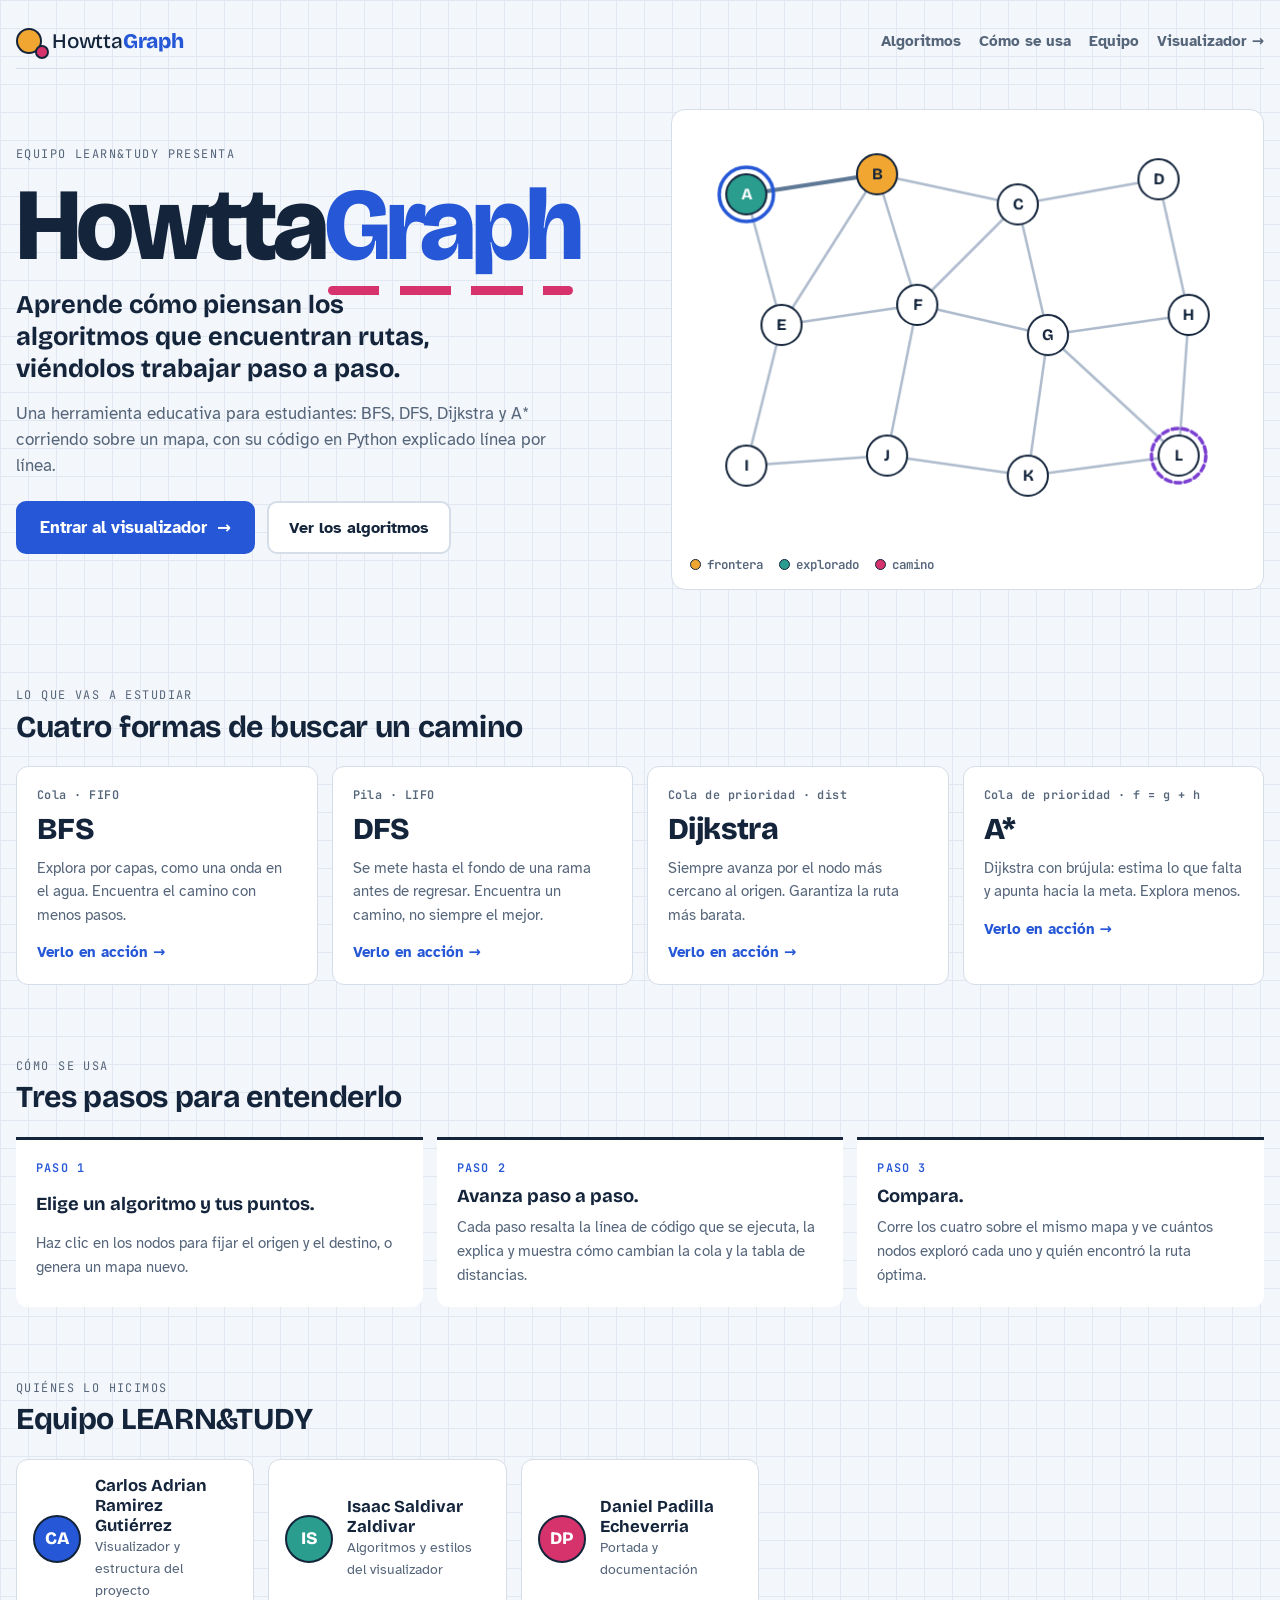
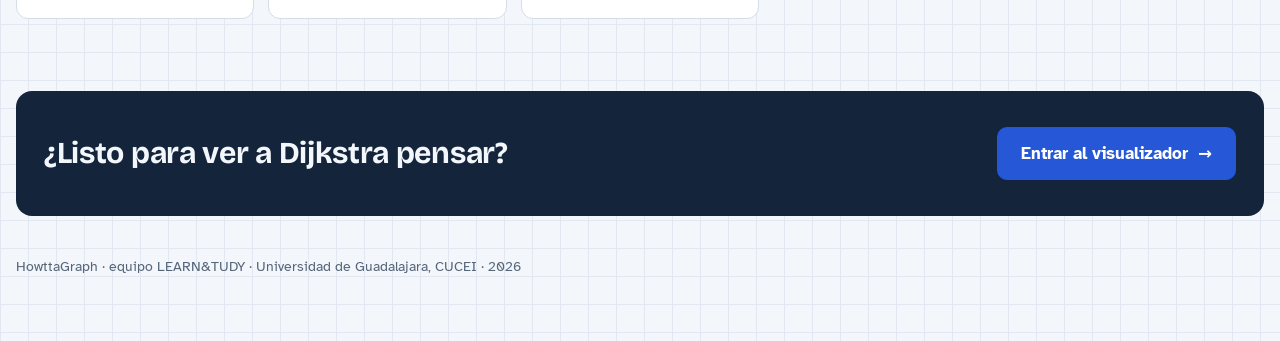
<file: index.html>
<!doctype html>
<html lang="es">
<head>
<meta charset="utf-8">
<meta name="viewport" content="width=device-width, initial-scale=1, viewport-fit=cover">
<title>HowttaGraph</title>
<meta name="description" content="HowttaGraph, del equipo LEARN&TUDY: aprende cómo funcionan BFS, DFS, Dijkstra y A* viéndolos trabajar paso a paso.">
<link rel="preconnect" href="https://fonts.googleapis.com">
<link rel="preconnect" href="https://fonts.gstatic.com" crossorigin>
<link rel="stylesheet" href="https://fonts.googleapis.com/css2?family=Bricolage+Grotesque:opsz,wght@12..96,500;12..96,700;12..96,800&family=Atkinson+Hyperlegible:ital,wght@0,400;0,700;1,400&family=JetBrains+Mono:wght@400;600&display=swap">
<link rel="stylesheet" href="css/base.css">
<link rel="stylesheet" href="css/portada.css">
</head>
<body>
<div class="wrap">
  <nav class="topbar" aria-label="Navegación">
    <a class="brand" href="index.html"><span class="brand-mark" aria-hidden="true"></span><span>Howtta<b>Graph</b></span></a>
    <div class="topnav">
      <a href="#algoritmos">Algoritmos</a>
      <a href="#como">Cómo se usa</a>
      <a href="#equipo">Equipo</a>
      <a href="grafos.html">Visualizador →</a>
    </div>
  </nav>

  <header class="hero">
    <div class="hero-text">
      <span class="eyebrow">Equipo LEARN&amp;TUDY presenta</span>
      <h1 class="logo">Howtta<span>Graph</span></h1>
      <p class="tagline">Aprende cómo piensan los algoritmos que encuentran rutas, viéndolos trabajar paso a paso.</p>
      <p class="lede">Una herramienta educativa para estudiantes: BFS, DFS, Dijkstra y A* corriendo sobre un mapa, con su código en Python explicado línea por línea.</p>
      <div class="cta">
        <a class="btn-cta" href="grafos.html">Entrar al visualizador <span aria-hidden="true">→</span></a>
        <a class="btn-ghost" href="#algoritmos">Ver los algoritmos</a>
      </div>
    </div>
    <figure class="hero-fig">
      <canvas id="demo" width="560" height="420" aria-label="Animación: una búsqueda se expande por el grafo y encuentra el camino"></canvas>
      <figcaption><span class="dot d-front"></span>frontera <span class="dot d-closed"></span>explorado <span class="dot d-path"></span>camino</figcaption>
    </figure>
  </header>

  <section class="block" id="algoritmos">
    <div class="sec-head">
      <span class="eyebrow">Lo que vas a estudiar</span>
      <h2>Cuatro formas de buscar un camino</h2>
    </div>
    <div class="algo-grid">
      <a class="algo-card" href="grafos.html#bfs">
        <span class="ds">Cola · FIFO</span>
        <h3>BFS</h3>
        <p>Explora por capas, como una onda en el agua. Encuentra el camino con menos pasos.</p>
        <span class="go">Verlo en acción →</span>
      </a>
      <a class="algo-card" href="grafos.html#dfs">
        <span class="ds">Pila · LIFO</span>
        <h3>DFS</h3>
        <p>Se mete hasta el fondo de una rama antes de regresar. Encuentra un camino, no siempre el mejor.</p>
        <span class="go">Verlo en acción →</span>
      </a>
      <a class="algo-card" href="grafos.html#dijkstra">
        <span class="ds">Cola de prioridad · dist</span>
        <h3>Dijkstra</h3>
        <p>Siempre avanza por el nodo más cercano al origen. Garantiza la ruta más barata.</p>
        <span class="go">Verlo en acción →</span>
      </a>
      <a class="algo-card" href="grafos.html#astar">
        <span class="ds">Cola de prioridad · f = g + h</span>
        <h3>A*</h3>
        <p>Dijkstra con brújula: estima lo que falta y apunta hacia la meta. Explora menos.</p>
        <span class="go">Verlo en acción →</span>
      </a>
    </div>
  </section>

  <section class="block" id="como">
    <div class="sec-head">
      <span class="eyebrow">Cómo se usa</span>
      <h2>Tres pasos para entenderlo</h2>
    </div>
    <ol class="steps">
      <li><b>Elige un algoritmo y tus puntos.</b><span>Haz clic en los nodos para fijar el origen y el destino, o genera un mapa nuevo.</span></li>
      <li><b>Avanza paso a paso.</b><span>Cada paso resalta la línea de código que se ejecuta, la explica y muestra cómo cambian la cola y la tabla de distancias.</span></li>
      <li><b>Compara.</b><span>Corre los cuatro sobre el mismo mapa y ve cuántos nodos exploró cada uno y quién encontró la ruta óptima.</span></li>
    </ol>
  </section>

  <section class="block" id="equipo">
    <div class="sec-head">
      <span class="eyebrow">Quiénes lo hicimos</span>
      <h2>Equipo LEARN&amp;TUDY</h2>
    </div>
    <!-- Edita los integrantes en js/portada.js (arreglo INTEGRANTES) -->
    <ul class="team" id="team"></ul>
  </section>

  <section class="final">
    <h2>¿Listo para ver a Dijkstra pensar?</h2>
    <a class="btn-cta" href="grafos.html">Entrar al visualizador <span aria-hidden="true">→</span></a>
  </section>

  <footer class="foot">HowttaGraph · equipo LEARN&amp;TUDY · Universidad de Guadalajara, CUCEI · 2026</footer>
</div>
<script src="js/portada.js"></script>
</body>
</html>
</file>
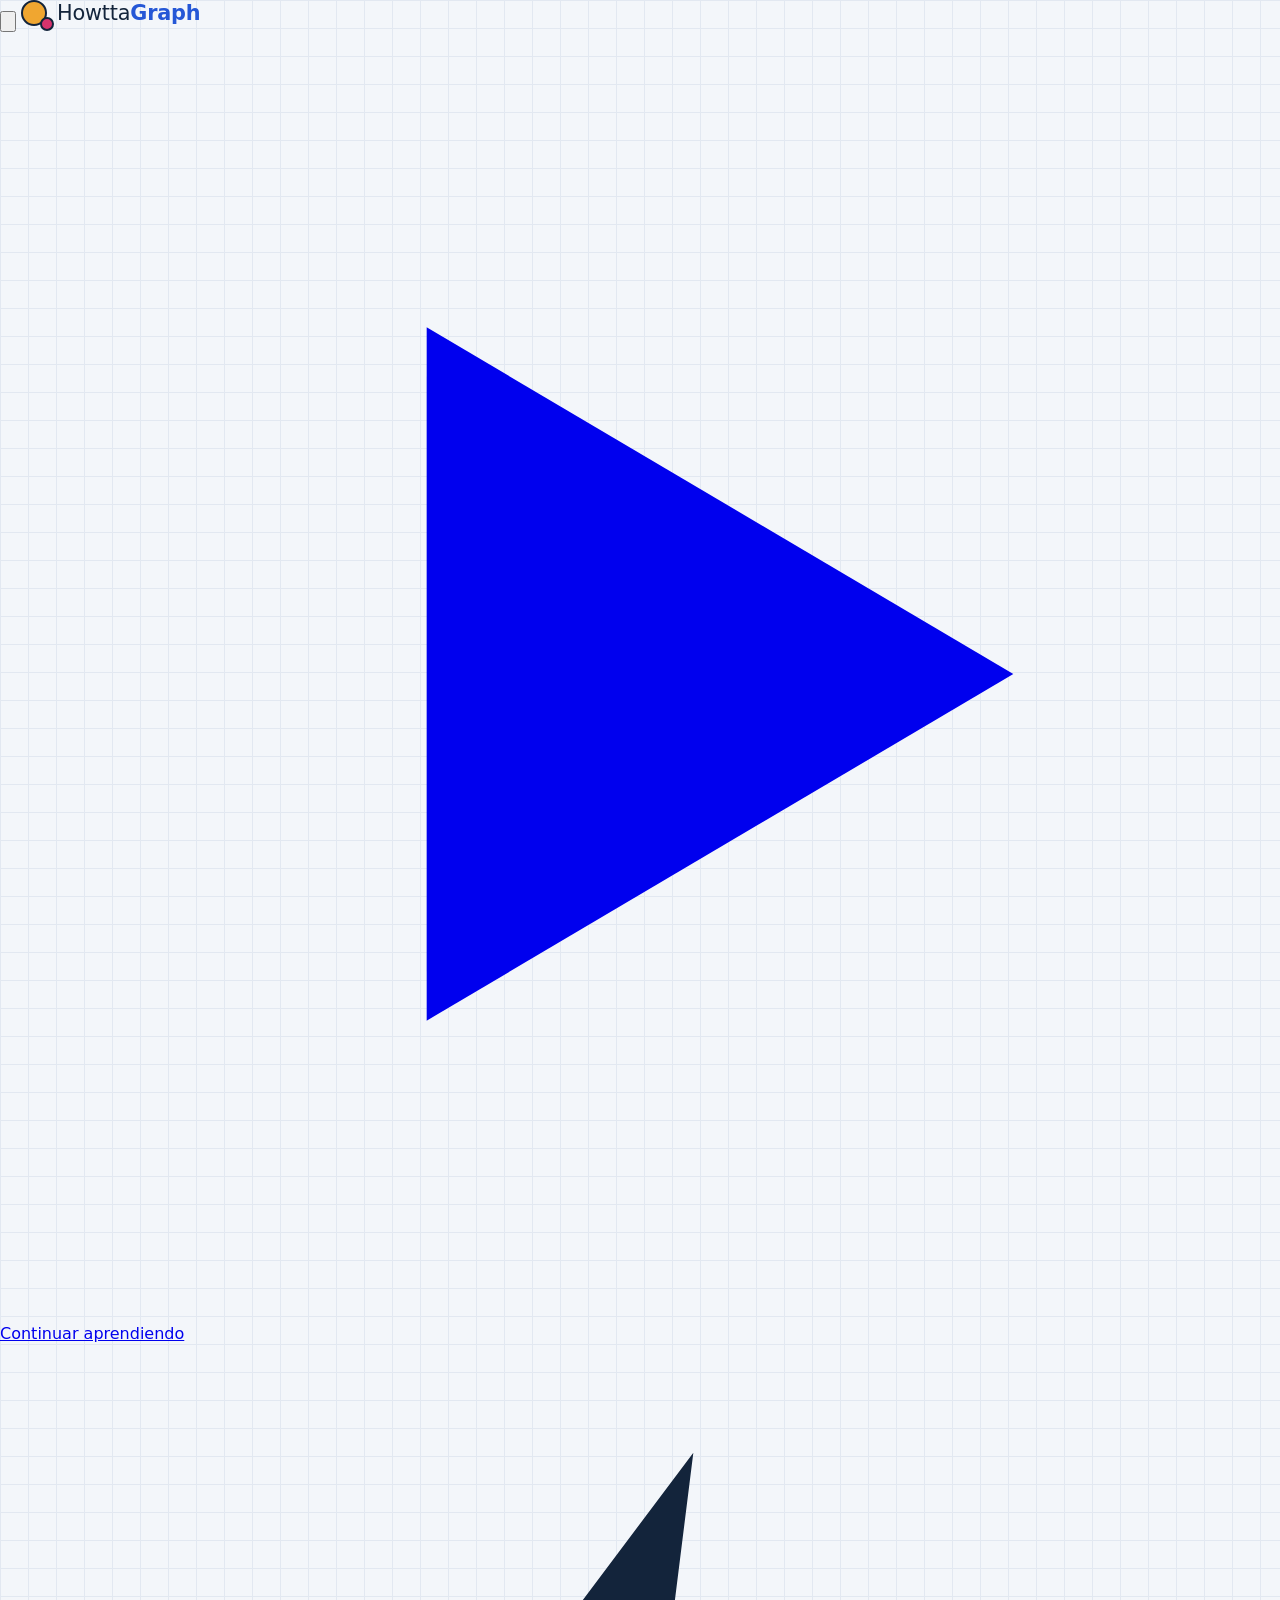
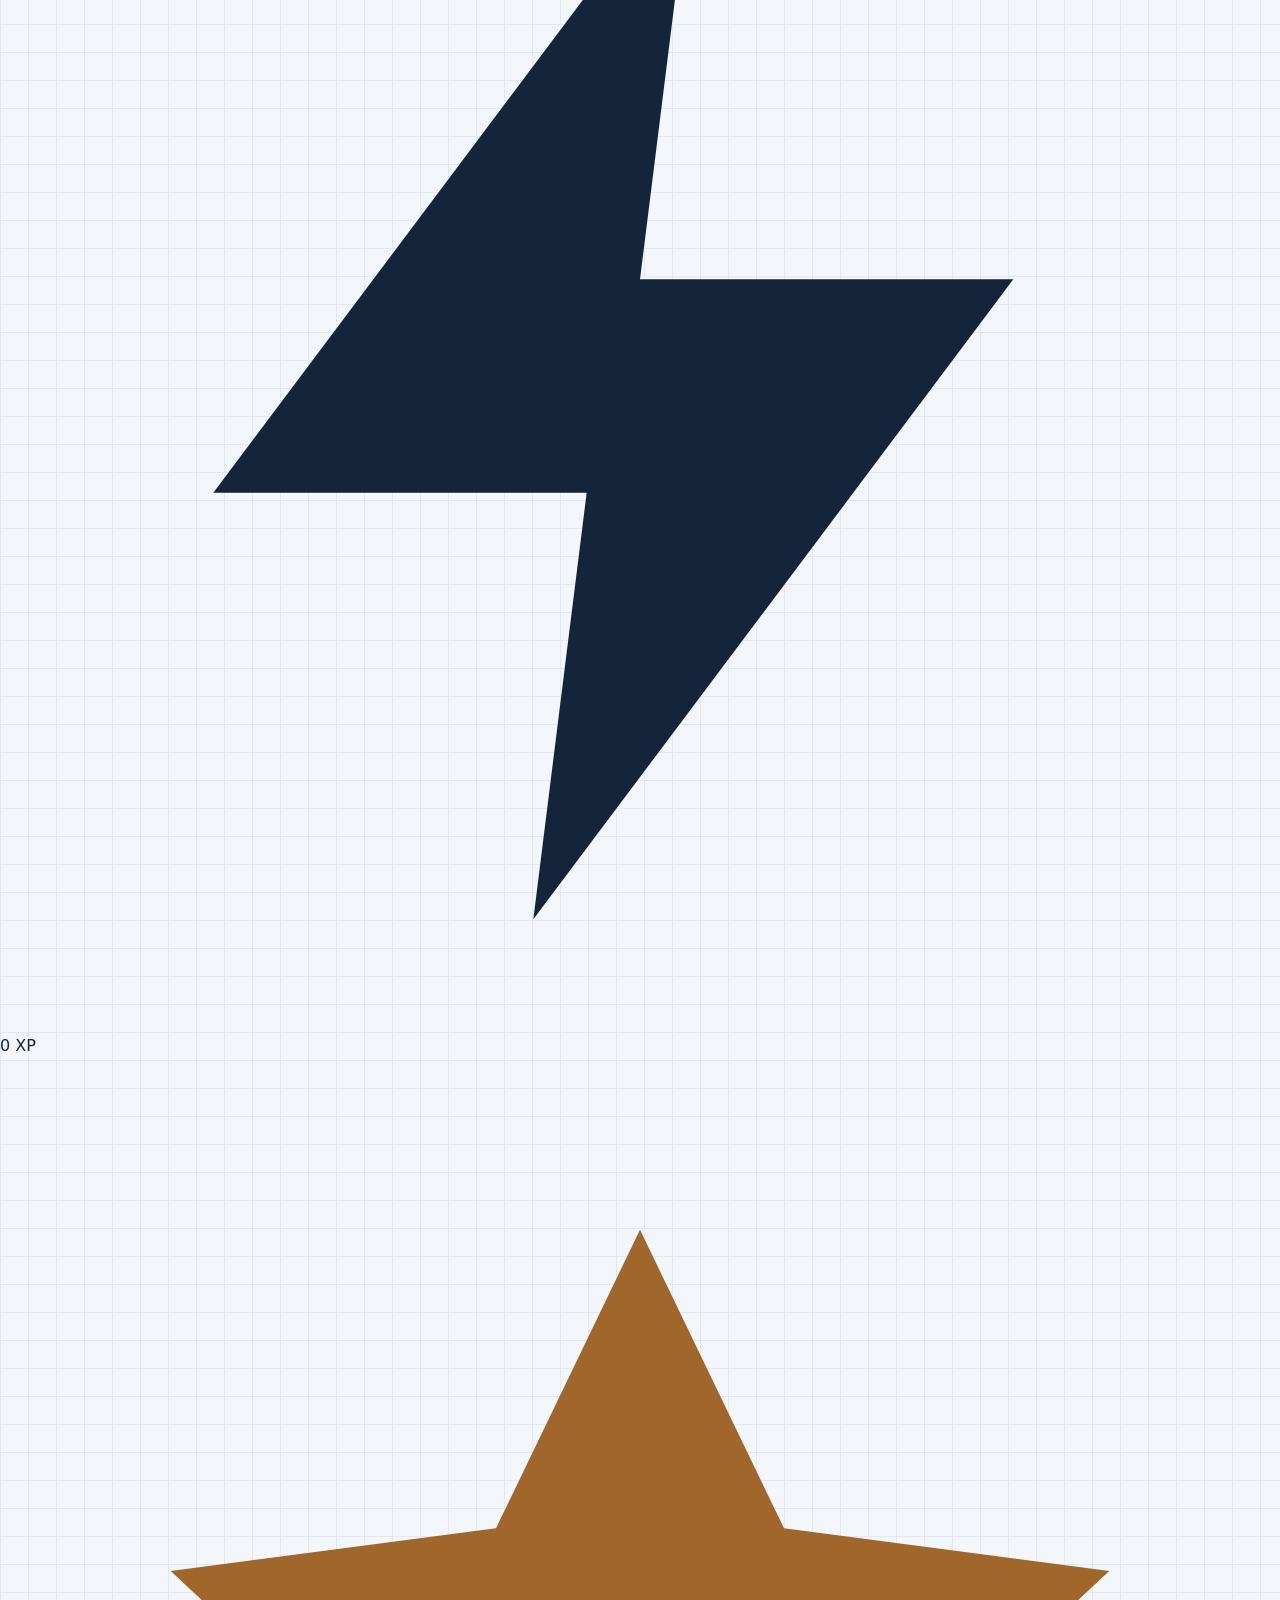
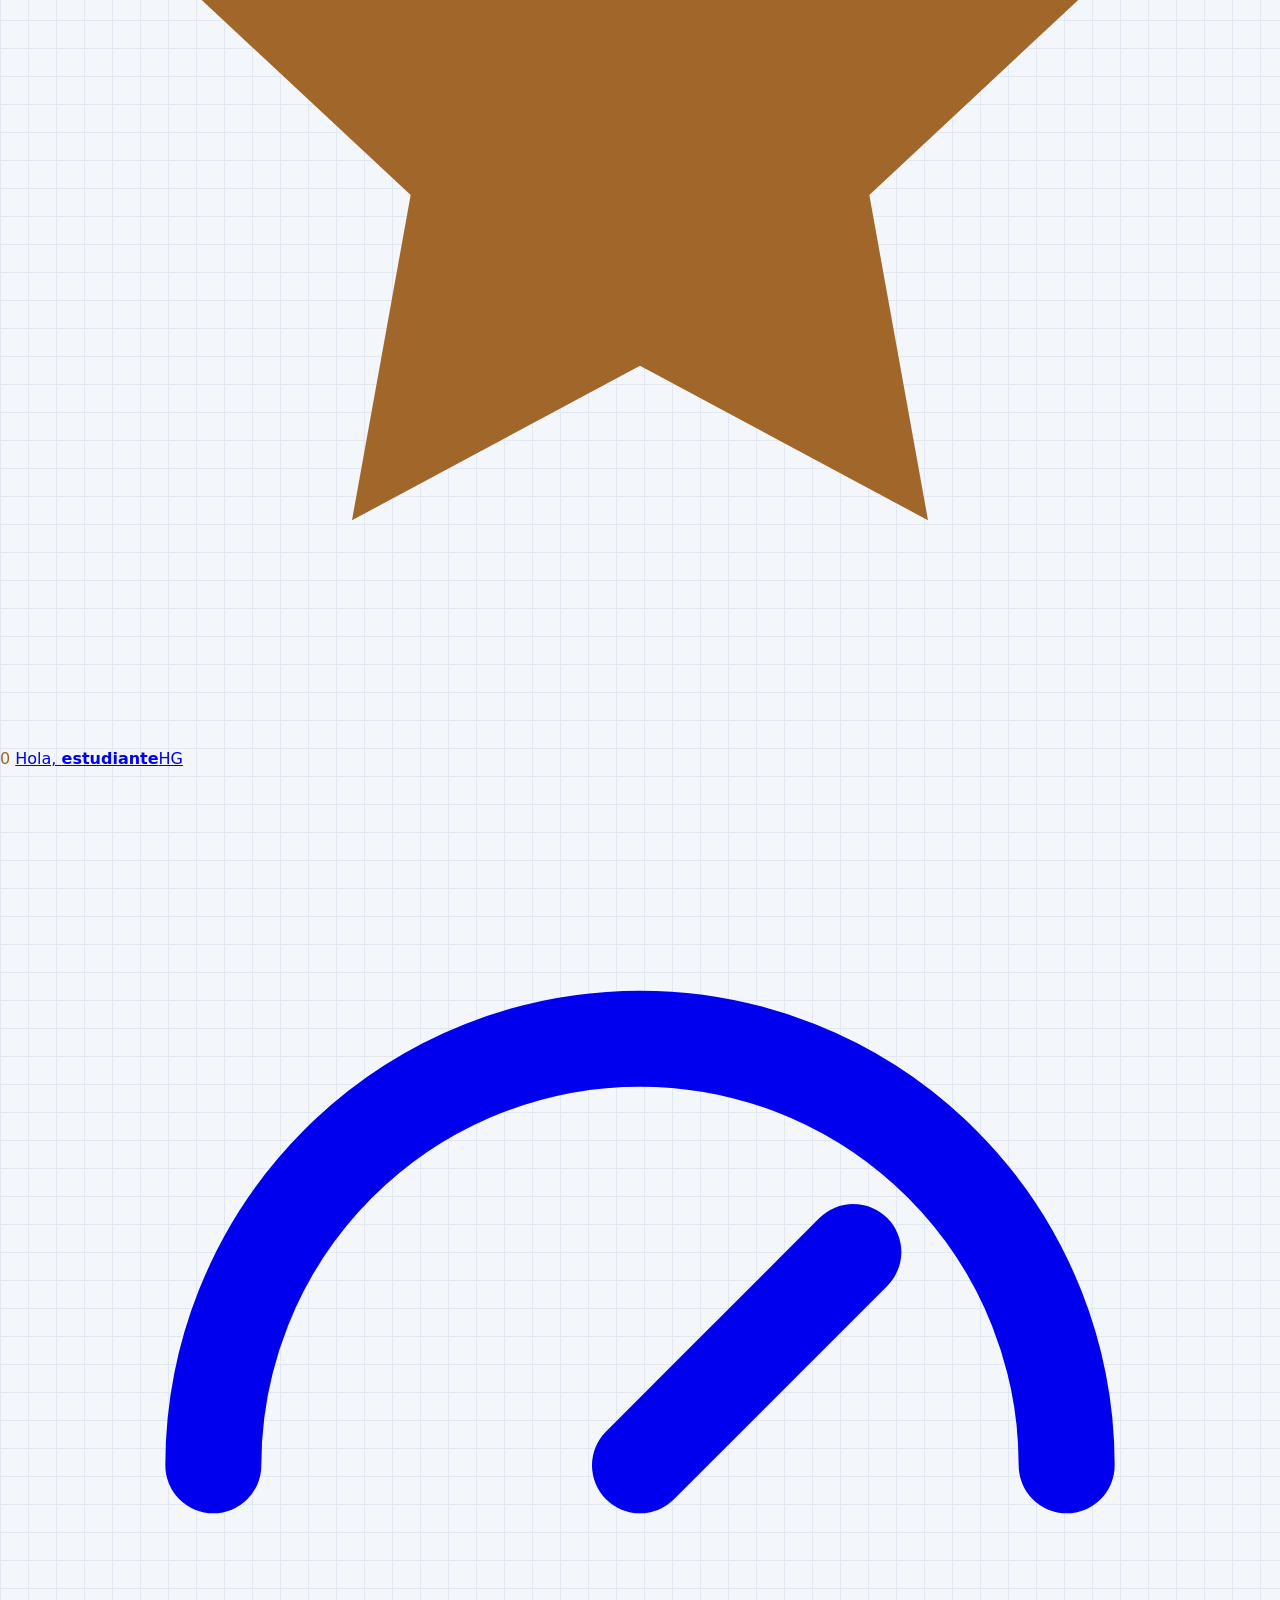
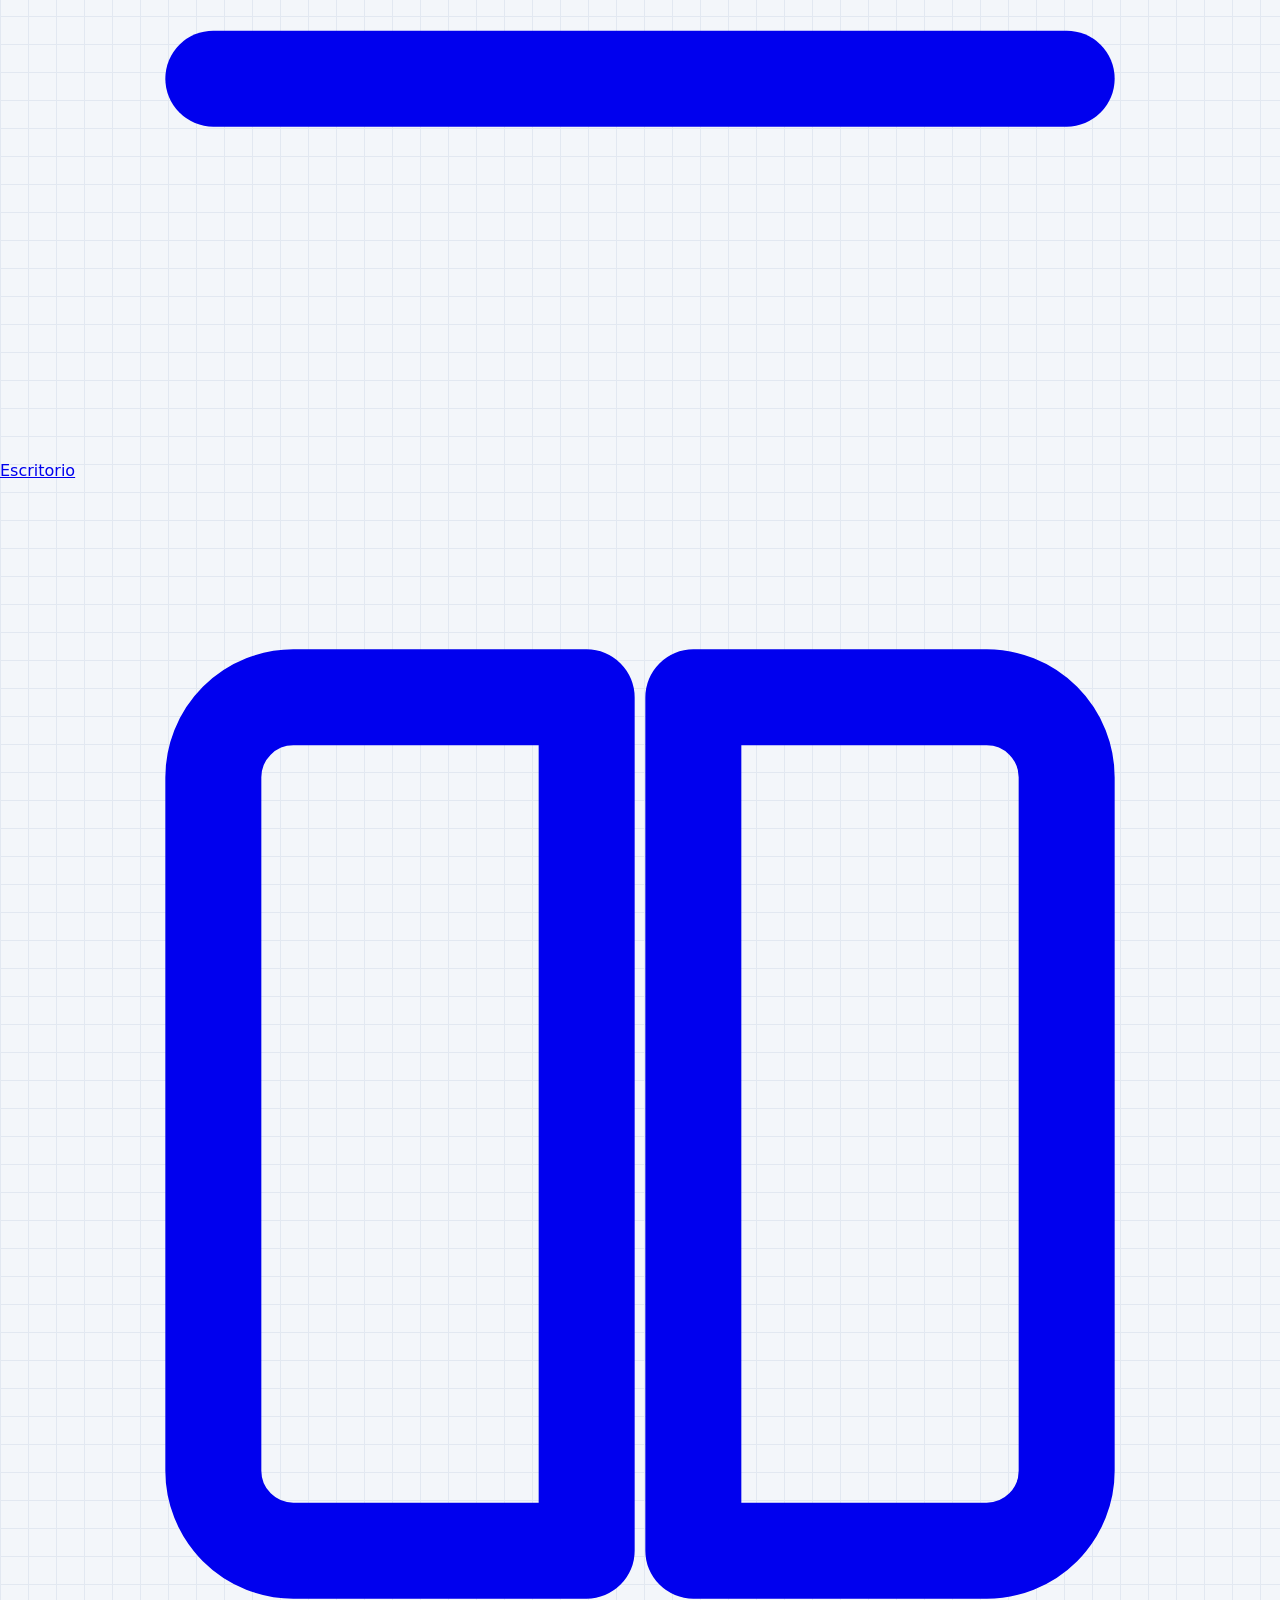
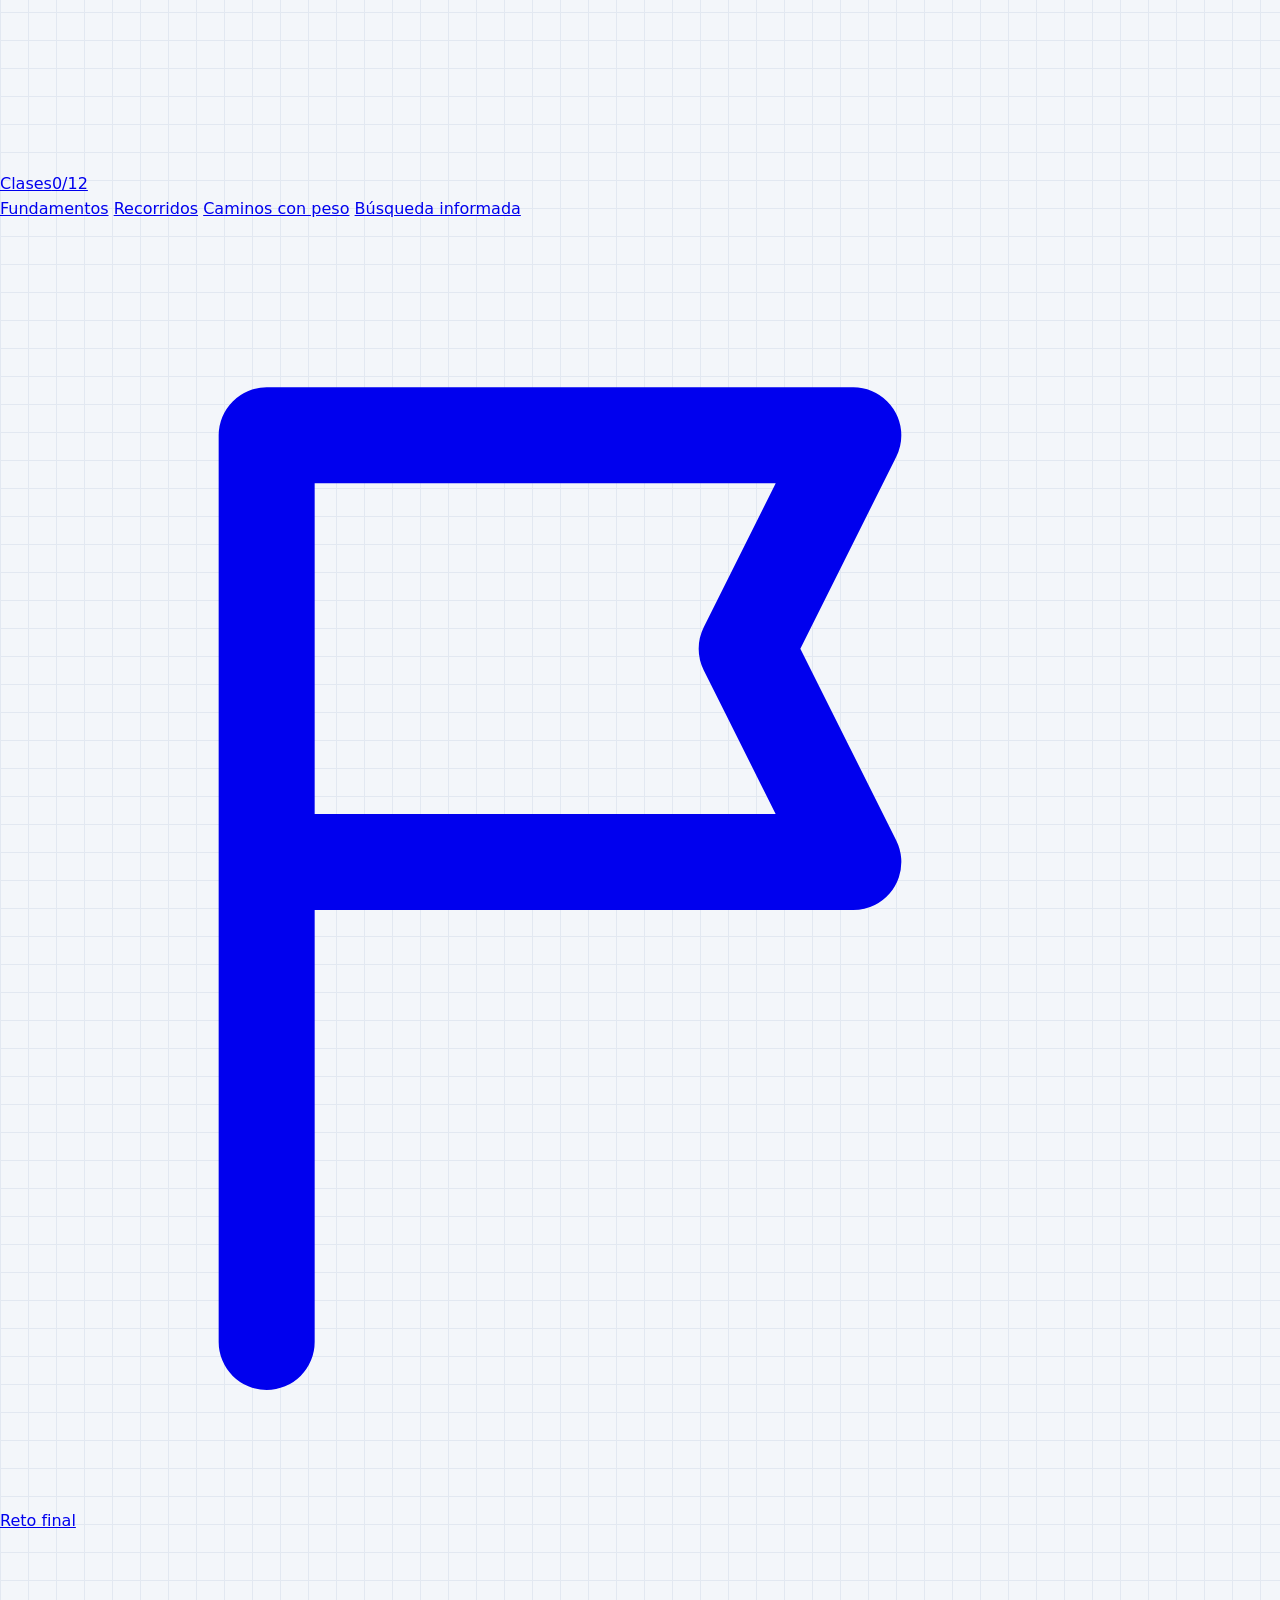
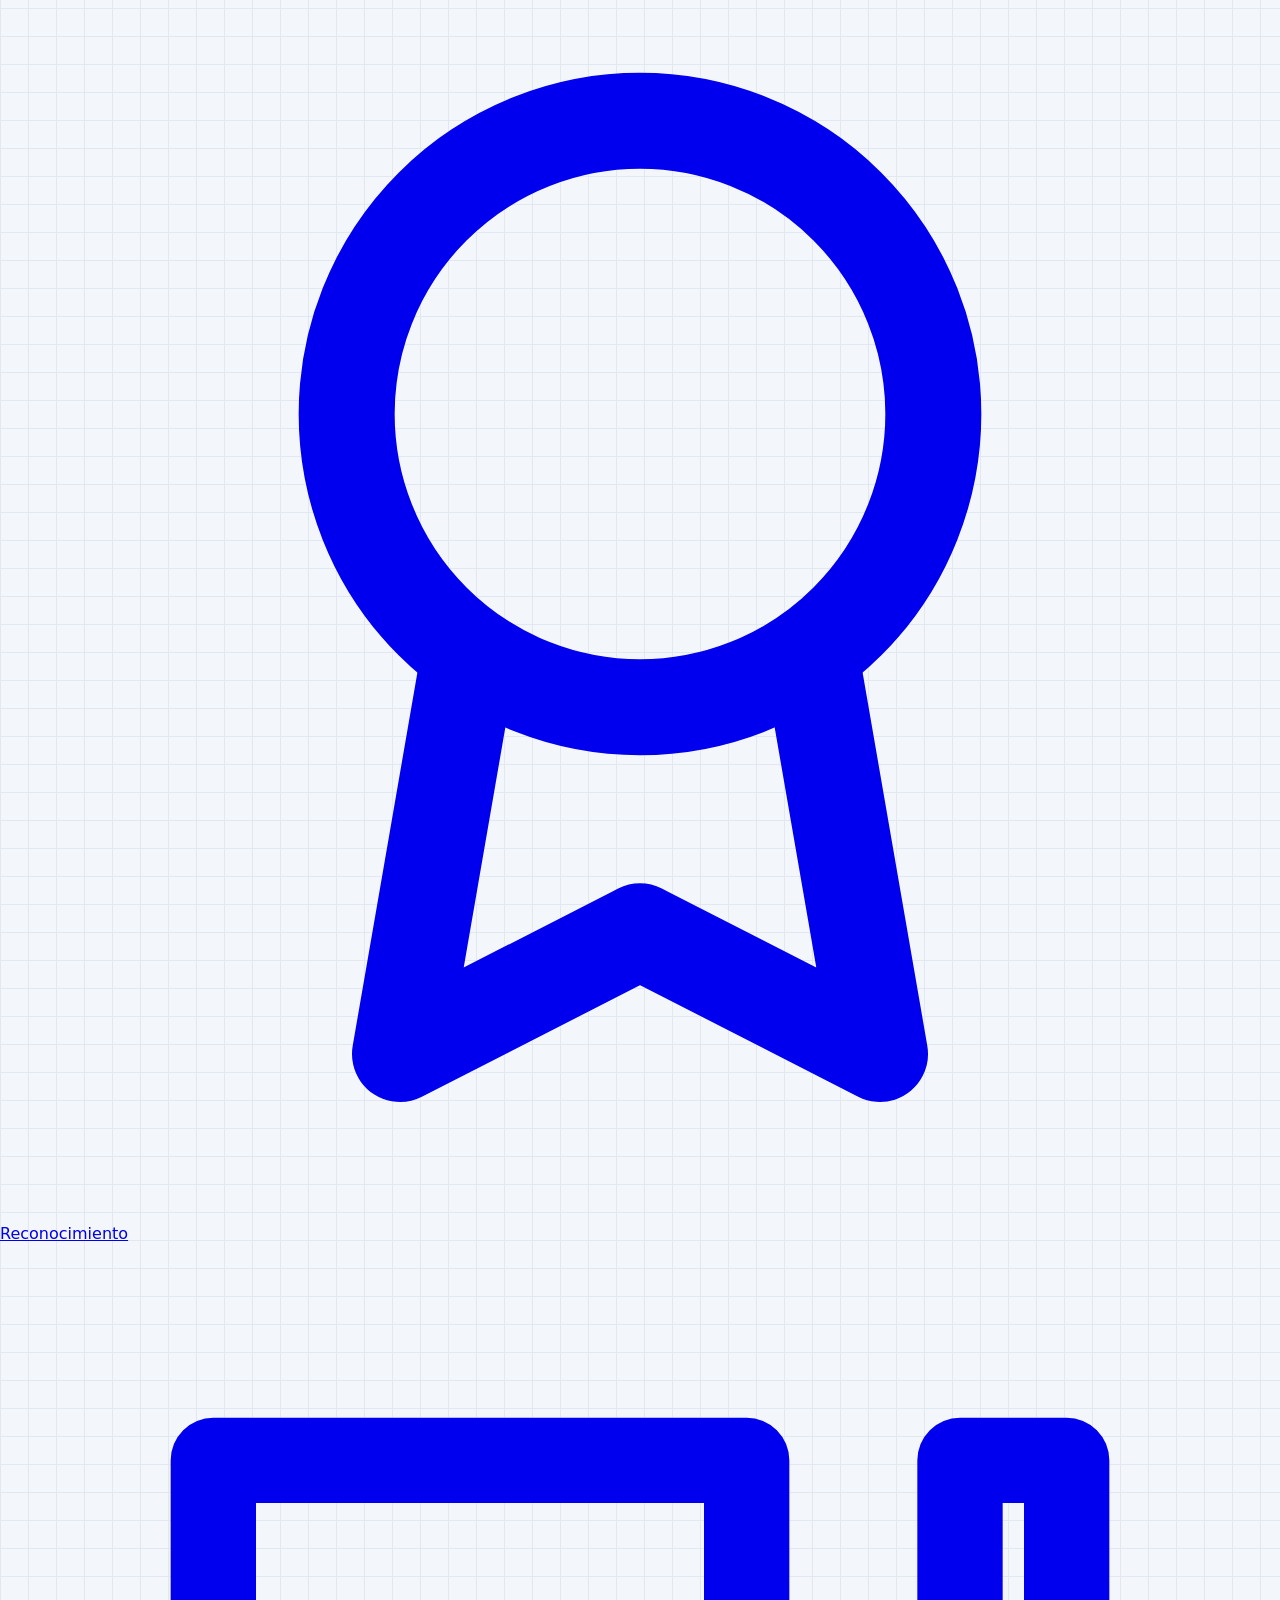
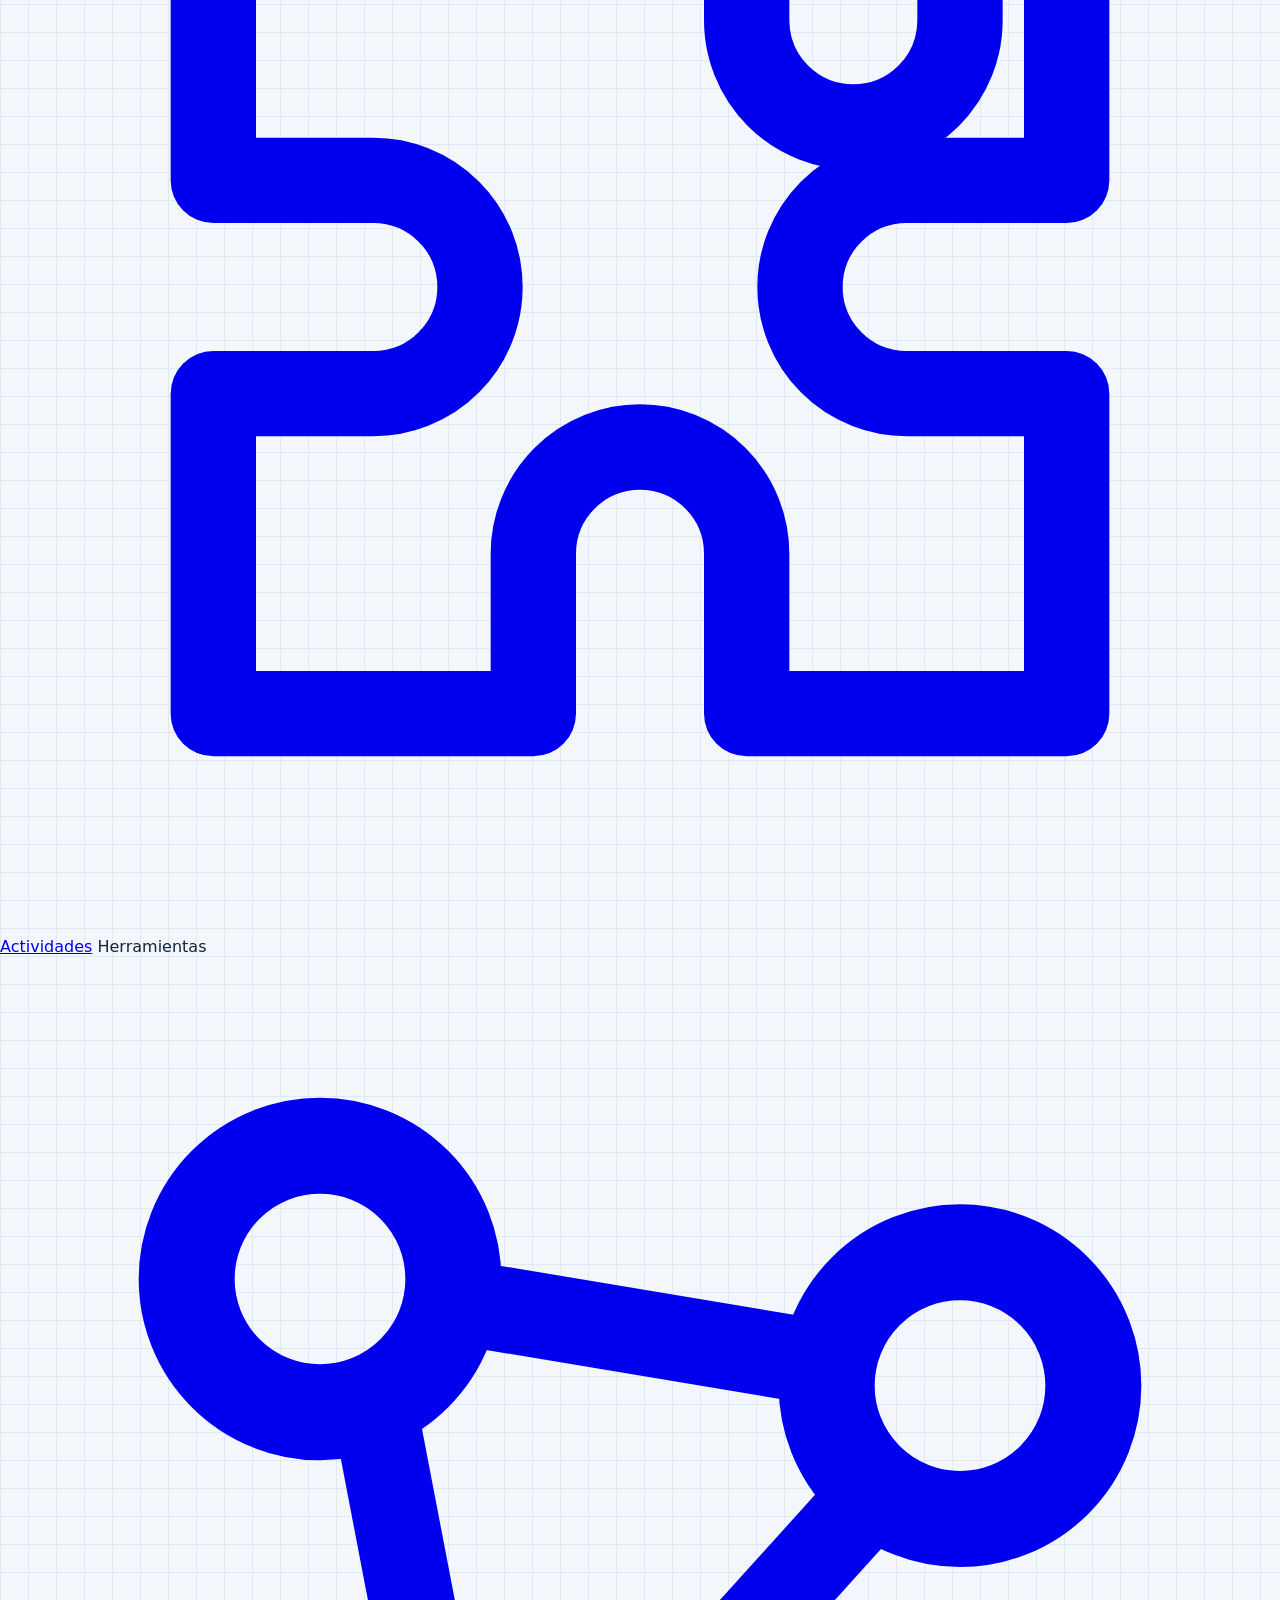
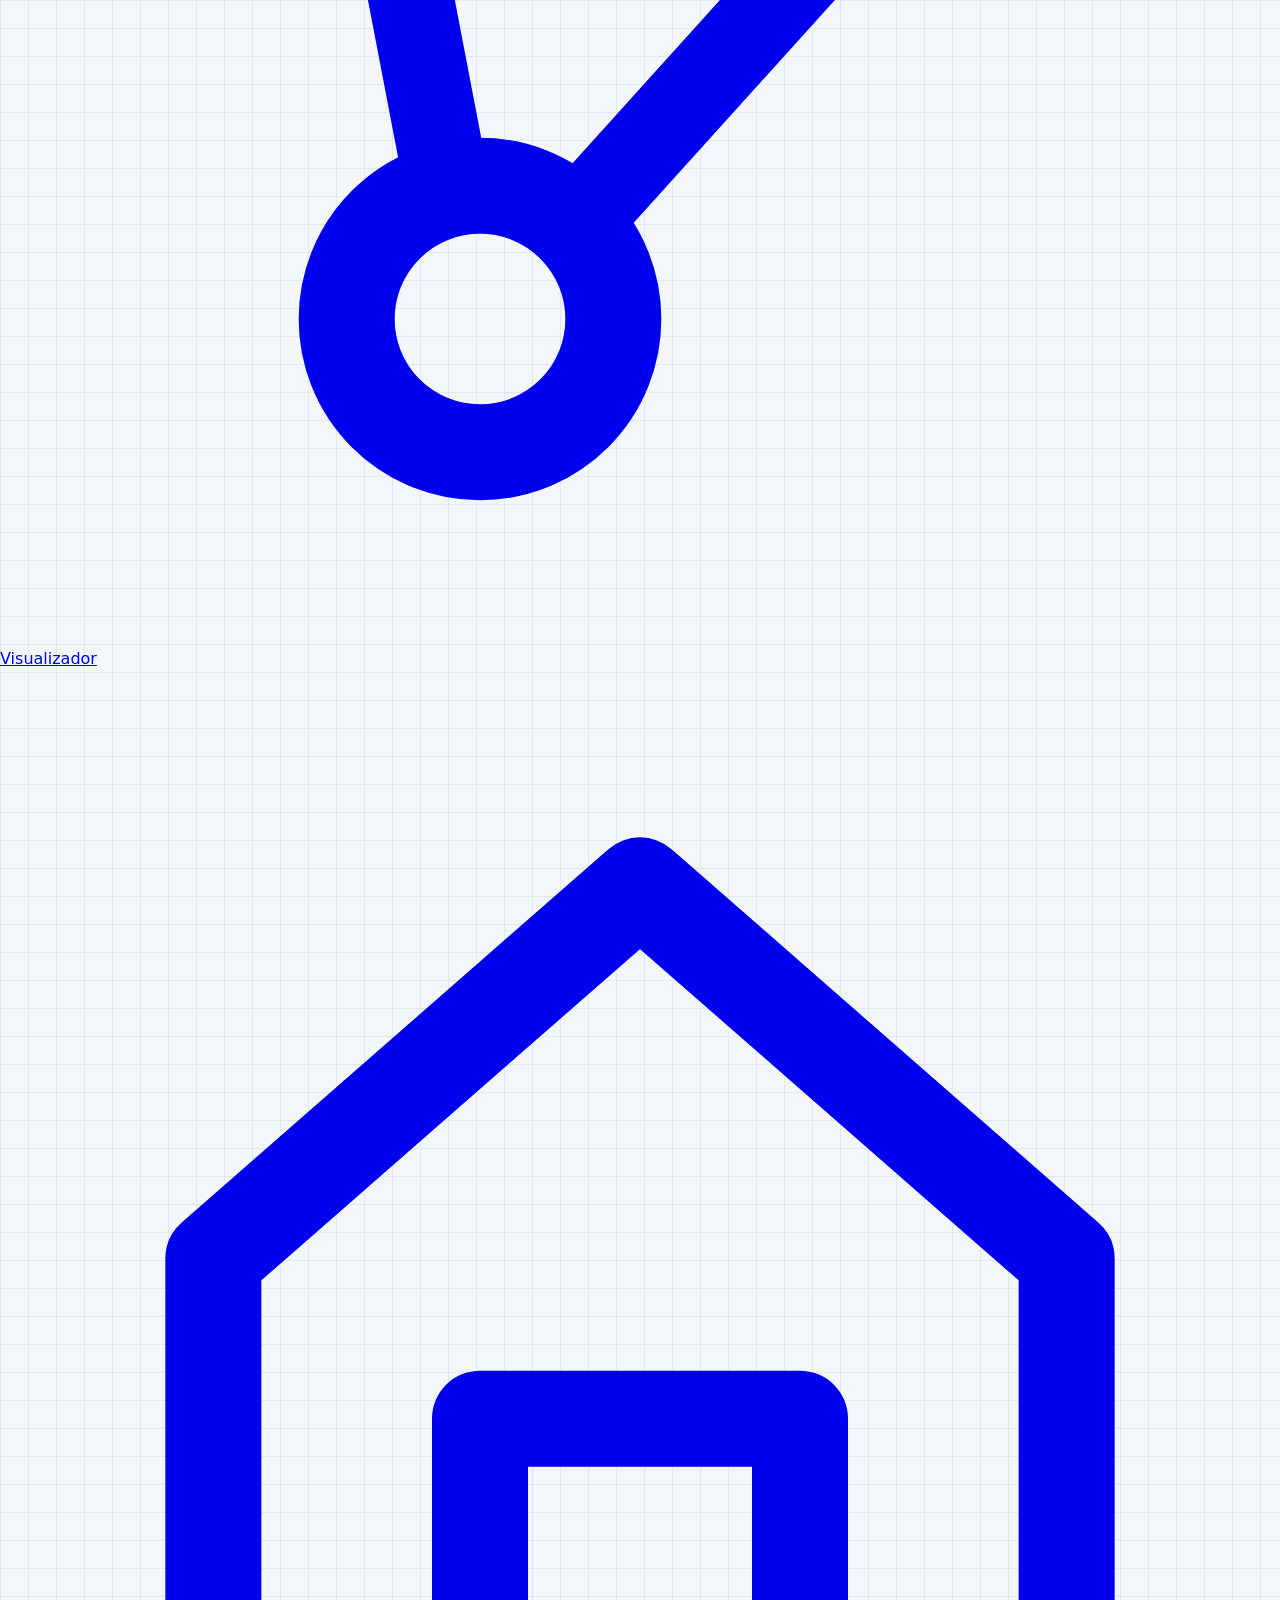
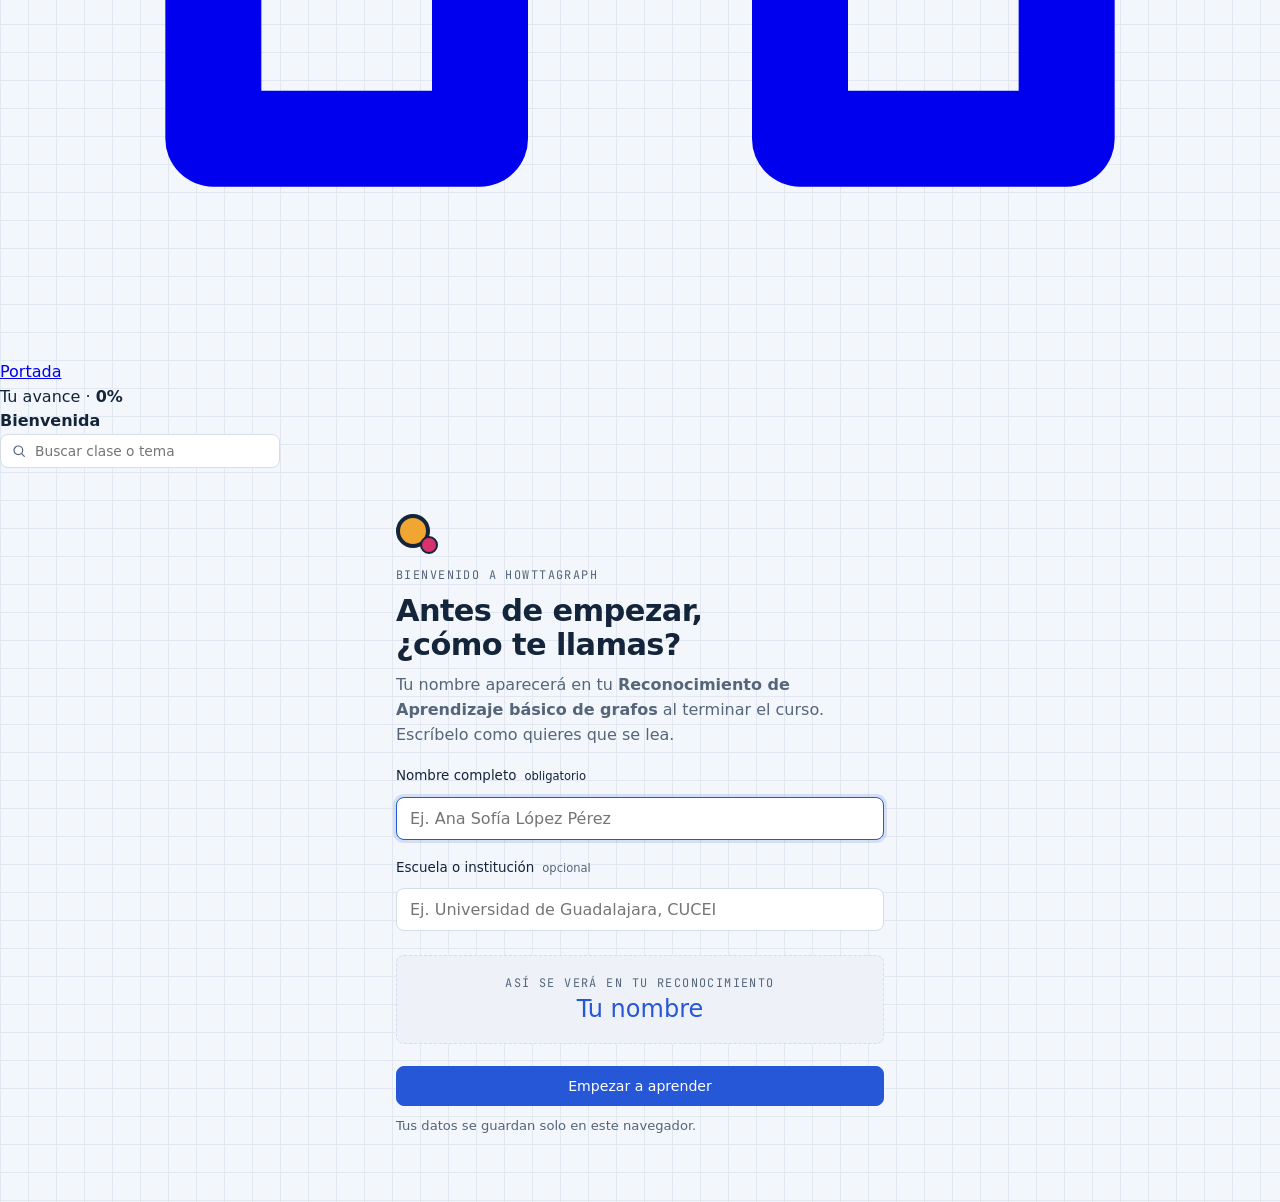
<file: aprender.html>
<!doctype html>
<html lang="es">
<head>
<meta charset="utf-8">
<meta name="viewport" content="width=device-width, initial-scale=1, viewport-fit=cover">
<title>Aprender · HowttaGraph</title>
<meta name="description" content="Ruta de aprendizaje de HowttaGraph: 12 clases en 4 niveles, de qué es un grafo hasta A*, con preguntas en cada clase.">
<link rel="preconnect" href="https://fonts.googleapis.com">
<link rel="preconnect" href="https://fonts.gstatic.com" crossorigin>
<link rel="stylesheet" href="https://fonts.googleapis.com/css2?family=Lora:wght@400;500;600&family=Source+Sans+3:wght@300;400;600&family=JetBrains+Mono:wght@400;600&display=swap">
<link rel="stylesheet" href="css/base.css">
<link rel="stylesheet" href="css/aprender.css">
</head>
<body>
<div class="app">
  <!-- barra superior -->
  <header class="appbar">
    <button class="nav-toggle" id="navToggle" type="button" aria-label="Abrir menú" aria-controls="sidebar" aria-expanded="false"><svg viewBox="0 0 24 24"><path d="M4 7h16M4 12h16M4 17h16" fill="none" stroke="currentColor" stroke-width="2" stroke-linecap="round"/></svg></button>
    <a class="brand" href="index.html"><span class="brand-mark" aria-hidden="true"></span><span>Howtta<b>Graph</b></span></a>
    <a class="quick" id="quick" href="aprender.html#ruta"><svg viewBox="0 0 24 24"><path d="M8 5.5v13l11-6.5z" fill="currentColor"/></svg><span>Continuar aprendiendo</span></a>
    <div class="appbar-right">
      <span class="hud-pill xp" title="Experiencia"><i><svg viewBox="0 0 24 24"><path d="M13 2L4 14h7l-1 8 9-12h-7z" fill="currentColor"/></svg></i><span id="shXp">0 XP</span></span>
      <span class="hud-pill st" title="Estrellas"><i><svg viewBox="0 0 24 24"><path d="M12 3.2l2.7 5.6 6.1.8-4.5 4.2 1.1 6.1L12 17l-5.4 2.9 1.1-6.1-4.5-4.2 6.1-.8z" fill="currentColor"/></svg></i><span id="shStars">0</span></span>
      <a class="user" href="aprender.html#perfil" title="Mi perfil"><span class="user-name">Hola, <b id="shName">estudiante</b></span><span class="avatar" id="shAvatar" aria-hidden="true">HG</span></a>
    </div>
  </header>

  <!-- menú lateral -->
  <nav class="sidebar" id="sidebar" aria-label="Menú principal">
    <a class="nav-item" href="aprender.html#ruta" data-nav="ruta"><svg viewBox="0 0 24 24"><path d="M4 13a8 8 0 1 1 16 0" fill="none" stroke="currentColor" stroke-width="1.8" stroke-linecap="round"/><path d="M12 13l4-4" stroke="currentColor" stroke-width="1.8" stroke-linecap="round"/><path d="M4 17h16" stroke="currentColor" stroke-width="1.8" stroke-linecap="round"/></svg>Escritorio</a>
    <a class="nav-item" href="aprender.html#clases" data-nav="clases"><svg viewBox="0 0 24 24"><path d="M4 5.5A1.5 1.5 0 0 1 5.5 4H11v16H5.5A1.5 1.5 0 0 1 4 18.5zM13 4h5.5A1.5 1.5 0 0 1 20 5.5v13a1.5 1.5 0 0 1-1.5 1.5H13z" fill="none" stroke="currentColor" stroke-width="1.8" stroke-linejoin="round"/></svg>Clases<span class="count" id="shCount">0/12</span></a>
    <div class="nav-sub">
      <a href="aprender.html#nivel-1" data-nav="nivel-1"><i style="background:var(--lv1)"></i>Fundamentos</a>
      <a href="aprender.html#nivel-2" data-nav="nivel-2"><i style="background:var(--lv2)"></i>Recorridos</a>
      <a href="aprender.html#nivel-3" data-nav="nivel-3"><i style="background:var(--lv3)"></i>Caminos con peso</a>
      <a href="aprender.html#nivel-4" data-nav="nivel-4"><i style="background:var(--lv4)"></i>Búsqueda informada</a>
    </div>
    <a class="nav-item" href="aprender.html#reto" data-nav="reto"><svg viewBox="0 0 24 24"><path d="M5 21V4M5 4h11l-2 4 2 4H5" fill="none" stroke="currentColor" stroke-width="1.8" stroke-linecap="round" stroke-linejoin="round"/></svg>Reto final</a>
    <a class="nav-item" href="aprender.html#reconocimiento" data-nav="reconocimiento"><svg viewBox="0 0 24 24"><circle cx="12" cy="9" r="5.5" fill="none" stroke="currentColor" stroke-width="1.8"/><path d="M8.8 13.5L7.5 21l4.5-2.3 4.5 2.3-1.3-7.5" fill="none" stroke="currentColor" stroke-width="1.8" stroke-linejoin="round"/></svg>Reconocimiento</a>
    <a class="nav-item" href="aprender.html#actividades" data-nav="actividades"><svg viewBox="0 0 24 24"><path d="M10 4h4v3a2 2 0 1 0 4 0V4h2v6h-3a2 2 0 1 0 0 4h3v6h-6v-3a2 2 0 1 0-4 0v3H4v-6h3a2 2 0 1 0 0-4H4V4z" fill="none" stroke="currentColor" stroke-width="1.6" stroke-linejoin="round"/></svg>Actividades</a>
    <span class="nav-label">Herramientas</span>
    <a class="nav-item" href="grafos.html" data-nav="visualizador"><svg viewBox="0 0 24 24"><circle cx="6" cy="6" r="2.5" fill="none" stroke="currentColor" stroke-width="1.8"/><circle cx="18" cy="8" r="2.5" fill="none" stroke="currentColor" stroke-width="1.8"/><circle cx="9" cy="18" r="2.5" fill="none" stroke="currentColor" stroke-width="1.8"/><path d="M8.4 6.4l7.2 1.2M7 8.3l1.4 7.3M16.4 10l-5.6 6.2" stroke="currentColor" stroke-width="1.6"/></svg>Visualizador</a>
    <a class="nav-item" href="index.html"><svg viewBox="0 0 24 24"><path d="M4 11l8-7 8 7v9h-5v-6H9v6H4z" fill="none" stroke="currentColor" stroke-width="1.8" stroke-linejoin="round"/></svg>Portada</a>
    <div class="side-progress"><span>Tu avance · <b id="shPct">0%</b></span><span class="bar"><i id="shBar" style="width:0%"></i></span></div>
  </nav>
  <div class="backdrop" id="backdrop"></div>

  <!-- área de trabajo: aprender.js dibuja aquí la vista según el #hash -->
  <main class="workspace">
    <div class="subbar">
      <nav class="crumbs" id="crumbs" aria-label="Ubicación"></nav>
      <div class="search" role="search">
        <svg viewBox="0 0 24 24" aria-hidden="true"><circle cx="11" cy="11" r="6.5" fill="none" stroke="currentColor" stroke-width="1.8"/><path d="M16 16l4 4" stroke="currentColor" stroke-width="1.8" stroke-linecap="round"/></svg>
        <input id="buscar" type="search" placeholder="Buscar clase o tema" autocomplete="off" aria-label="Buscar clase o tema">
        <div class="search-results" id="searchResults" hidden></div>
      </div>
    </div>
    <div id="view"></div>
  </main>
</div>

<!-- shell.js: barra y menú · curso.js: contenido · actividades.js: prácticas · aprender.js: la app -->
<script src="js/shell.js"></script>
<script src="js/curso.js"></script>
<script src="js/actividades.js"></script>
<script src="js/aprender.js"></script>
</body>
</html>
</file>
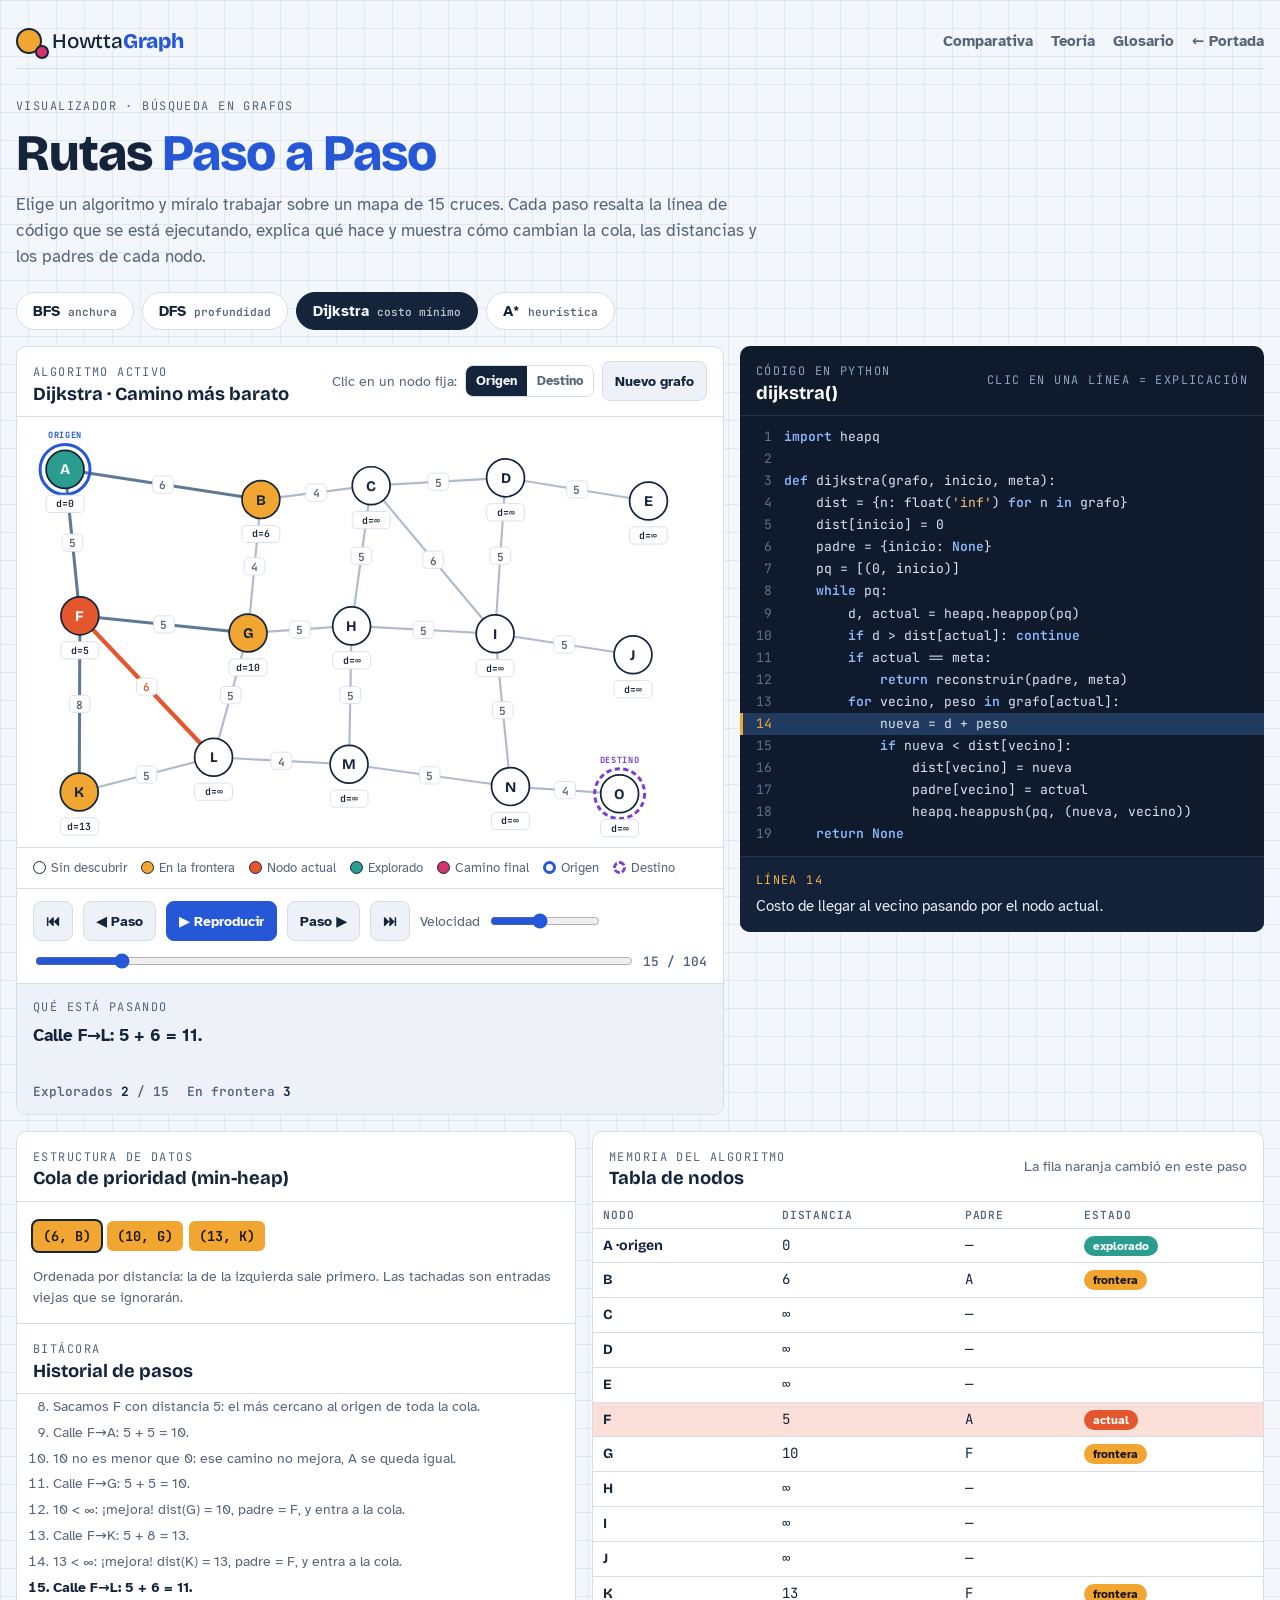
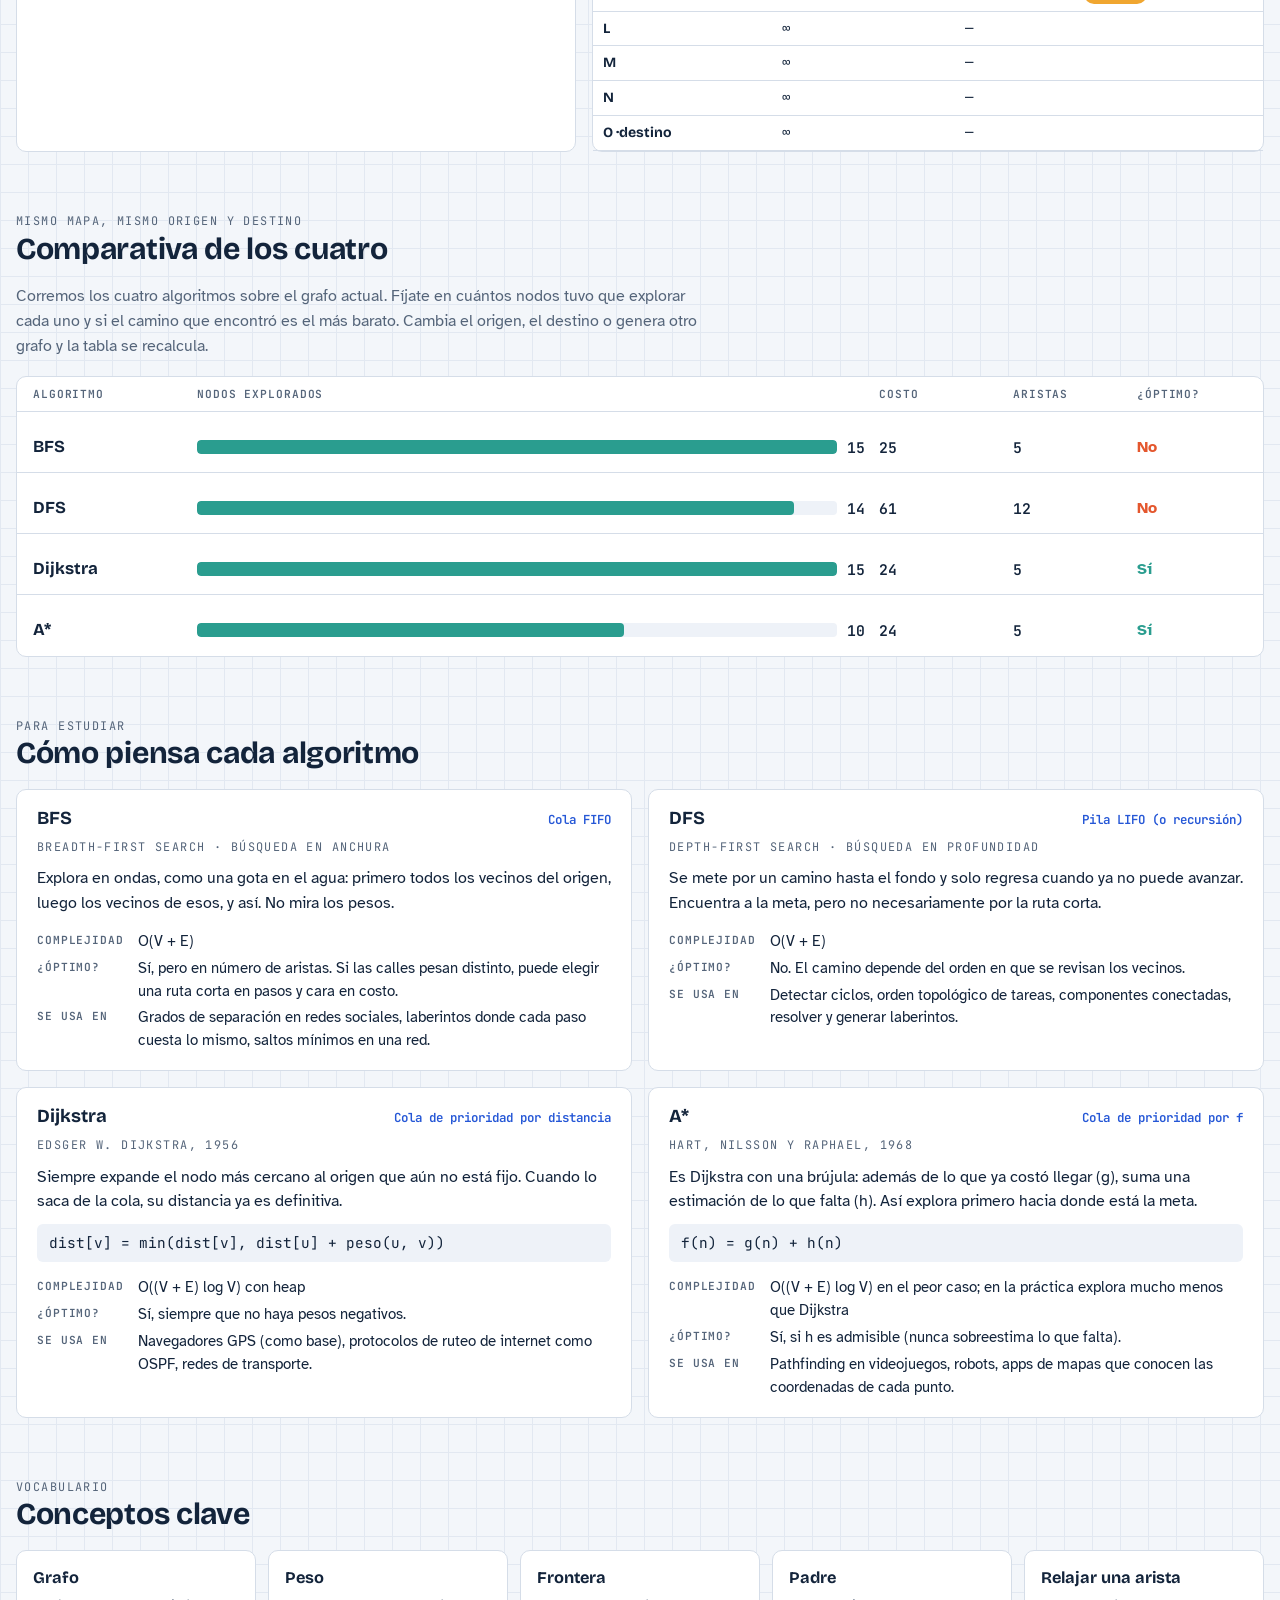
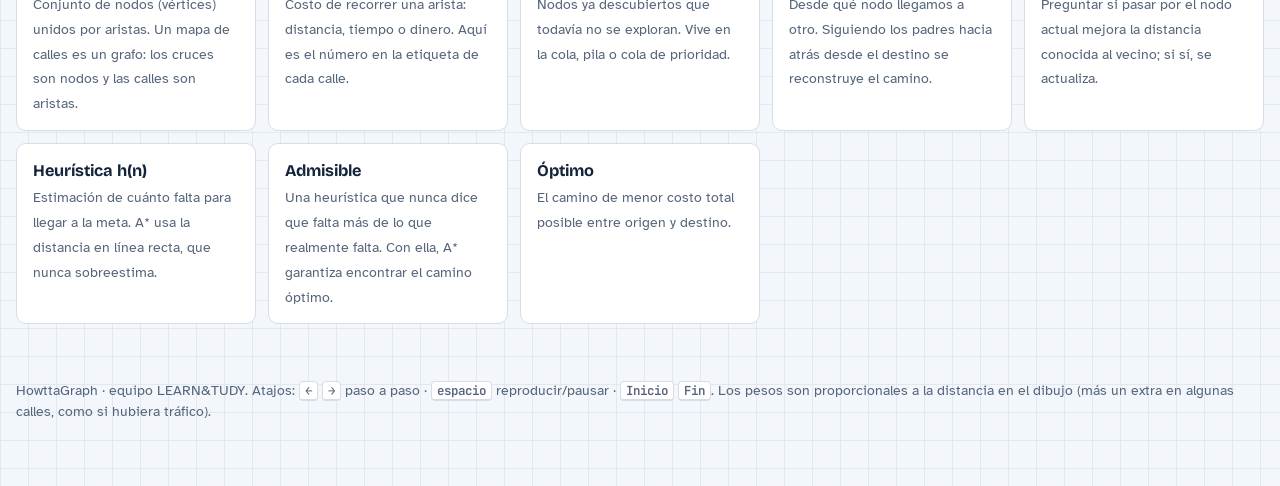
<file: grafos.html>
<!doctype html>
<html lang="es">
<head>
<meta charset="utf-8">
<meta name="viewport" content="width=device-width, initial-scale=1, viewport-fit=cover">
<title>Visualizador · HowttaGraph</title>
<meta name="description" content="Visualiza paso a paso BFS, DFS, Dijkstra y A* con su código en Python explicado línea por línea.">
<link rel="preconnect" href="https://fonts.googleapis.com">
<link rel="preconnect" href="https://fonts.gstatic.com" crossorigin>
<link rel="stylesheet" href="https://fonts.googleapis.com/css2?family=Bricolage+Grotesque:opsz,wght@12..96,500;12..96,700;12..96,800&family=Atkinson+Hyperlegible:ital,wght@0,400;0,700;1,400&family=JetBrains+Mono:wght@400;600&display=swap">
<link rel="stylesheet" href="css/base.css">
<link rel="stylesheet" href="css/grafos.css">
</head>
<body>
<div class="wrap">
  <nav class="topbar" aria-label="Navegación">
    <a class="brand" href="index.html"><span class="brand-mark" aria-hidden="true"></span><span>Howtta<b>Graph</b></span></a>
    <div class="topnav">
      <a href="#comparar">Comparativa</a>
      <a href="#teoria">Teoría</a>
      <a href="#glosario">Glosario</a>
      <a href="index.html">← Portada</a>
    </div>
  </nav>

  <header class="top">
    <span class="eyebrow">Visualizador · búsqueda en grafos</span>
    <h1>Rutas <span>Paso a Paso</span></h1>
    <p class="lede">Elige un algoritmo y míralo trabajar sobre un mapa de 15 cruces. Cada paso resalta la línea de código que se está ejecutando, explica qué hace y muestra cómo cambian la cola, las distancias y los padres de cada nodo.</p>
  </header>

  <nav class="algos" id="algos" aria-label="Algoritmo"></nav>

  <div class="lab">
    <div class="card">
      <div class="card-h">
        <div>
          <span class="eyebrow" id="algoEyebrow">Lienzo</span>
          <h3 id="algoTitle">Grafo</h3>
        </div>
        <div style="display:flex;gap:8px;flex-wrap:wrap;align-items:center">
          <span class="hint">Clic en un nodo fija:</span>
          <div class="seg" role="group" aria-label="Qué fija el clic">
            <button id="modeStart" aria-pressed="true">Origen</button>
            <button id="modeGoal" aria-pressed="false">Destino</button>
          </div>
          <button class="btn" id="newGraph" title="Genera otro mapa con pesos distintos">Nuevo grafo</button>
        </div>
      </div>
      <svg id="graph" viewBox="0 0 820 500" role="img" aria-label="Grafo con 15 nodos y aristas con peso"></svg>
      <div class="legend">
        <span><i style="background:var(--st-idle)"></i>Sin descubrir</span>
        <span><i style="background:var(--st-front)"></i>En la frontera</span>
        <span><i style="background:var(--st-cur)"></i>Nodo actual</span>
        <span><i style="background:var(--st-closed)"></i>Explorado</span>
        <span><i style="background:var(--st-path)"></i>Camino final</span>
        <span><i style="background:transparent;border:3px solid var(--accent)"></i>Origen</span>
        <span><i style="background:transparent;border:3px dashed var(--goal)"></i>Destino</span>
      </div>
      <div class="controls">
        <button class="btn" id="bReset" title="Volver al inicio (Inicio)">⏮</button>
        <button class="btn" id="bPrev" title="Paso anterior (←)">◀ Paso</button>
        <button class="btn primary" id="bPlay" title="Reproducir / pausar (espacio)">▶ Reproducir</button>
        <button class="btn" id="bNext" title="Paso siguiente (→)">Paso ▶</button>
        <button class="btn" id="bEnd" title="Ir al final (Fin)">⏭</button>
        <label class="speed" for="speed">Velocidad <input type="range" id="speed" min="1" max="10" value="5"></label>
        <div class="prog"><input type="range" id="scrub" min="0" max="0" value="0" aria-label="Línea de tiempo de pasos"><span id="stepNo">0 / 0</span></div>
      </div>
      <div class="narr" aria-live="polite">
        <span class="eyebrow">Qué está pasando</span>
        <p class="msg" id="msg"></p>
        <div class="stats" id="stats"></div>
      </div>
    </div>

    <div class="code">
      <div class="card-h">
        <div>
          <span class="eyebrow">Código en Python</span>
          <h3 id="codeTitle">bfs()</h3>
        </div>
        <span class="eyebrow">clic en una línea = explicación</span>
      </div>
      <pre id="code"></pre>
      <div class="explain">
        <span class="eyebrow" id="explHead">Línea</span>
        <p id="expl"></p>
      </div>
    </div>
  </div>

  <div class="structs">
    <div class="card">
      <div class="card-h"><div><span class="eyebrow">Estructura de datos</span><h3 id="dsTitle">Cola (FIFO)</h3></div></div>
      <div class="ds-body">
        <div class="chips" id="chips"></div>
        <p class="ds-note" id="dsNote"></p>
      </div>
      <div class="card-h" style="border-top:1px solid var(--rule)"><div><span class="eyebrow">Bitácora</span><h3>Historial de pasos</h3></div></div>
      <ol class="log" id="log"></ol>
    </div>
    <div class="card">
      <div class="card-h"><div><span class="eyebrow">Memoria del algoritmo</span><h3>Tabla de nodos</h3></div><span class="hint">La fila naranja cambió en este paso</span></div>
      <div class="tbl-wrap"><table id="tbl"></table></div>
    </div>
  </div>

  <section class="block" id="comparar">
    <div><span class="eyebrow">Mismo mapa, mismo origen y destino</span><h2>Comparativa de los cuatro</h2></div>
    <p class="intro">Corremos los cuatro algoritmos sobre el grafo actual. Fíjate en cuántos nodos tuvo que explorar cada uno y si el camino que encontró es el más barato. Cambia el origen, el destino o genera otro grafo y la tabla se recalcula.</p>
    <div class="card cmp-grid" id="cmp"></div>
  </section>

  <section class="block" id="teoria">
    <div><span class="eyebrow">Para estudiar</span><h2>Cómo piensa cada algoritmo</h2></div>
    <div class="theory" id="theory"></div>
  </section>

  <section class="block" id="glosario">
    <div><span class="eyebrow">Vocabulario</span><h2>Conceptos clave</h2></div>
    <div class="gloss">
      <div><b>Grafo</b><span>Conjunto de nodos (vértices) unidos por aristas. Un mapa de calles es un grafo: los cruces son nodos y las calles son aristas.</span></div>
      <div><b>Peso</b><span>Costo de recorrer una arista: distancia, tiempo o dinero. Aquí es el número en la etiqueta de cada calle.</span></div>
      <div><b>Frontera</b><span>Nodos ya descubiertos que todavía no se exploran. Vive en la cola, pila o cola de prioridad.</span></div>
      <div><b>Padre</b><span>Desde qué nodo llegamos a otro. Siguiendo los padres hacia atrás desde el destino se reconstruye el camino.</span></div>
      <div><b>Relajar una arista</b><span>Preguntar si pasar por el nodo actual mejora la distancia conocida al vecino; si sí, se actualiza.</span></div>
      <div><b>Heurística h(n)</b><span>Estimación de cuánto falta para llegar a la meta. A* usa la distancia en línea recta, que nunca sobreestima.</span></div>
      <div><b>Admisible</b><span>Una heurística que nunca dice que falta más de lo que realmente falta. Con ella, A* garantiza encontrar el camino óptimo.</span></div>
      <div><b>Óptimo</b><span>El camino de menor costo total posible entre origen y destino.</span></div>
    </div>
  </section>

  <footer>HowttaGraph · equipo LEARN&amp;TUDY. Atajos: <kbd>←</kbd> <kbd>→</kbd> paso a paso · <kbd>espacio</kbd> reproducir/pausar · <kbd>Inicio</kbd> <kbd>Fin</kbd>. Los pesos son proporcionales a la distancia en el dibujo (más un extra en algunas calles, como si hubiera tráfico).</footer>
</div>

<!-- El orden importa: grafo.js define el grafo, algoritmos.js los usa, visualizador.js dibuja todo -->
<script src="js/grafo.js"></script>
<script src="js/algoritmos.js"></script>
<script src="js/visualizador.js"></script>
</body>
</html>
</file>
<file: css/base.css>
/* HowttaGraph · equipo LEARN&TUDY
 * base.css — colores (tema claro y oscuro), tipografías y estilos compartidos por todas las páginas.
 * Concepto: cuaderno de ingeniería sobre papel cuadriculado. */
:root{
  --paper:#F3F6FA; --panel:#FFFFFF; --panel2:#EEF2F8; --ink:#13243B; --muted:#55657A; --rule:#D5DDE8; --grid:#E2E8F1;
  --accent:#2557D6; --accent-ink:#FFFFFF;
  --st-front:#F0A630; --st-closed:#2A9D8F; --st-cur:#E4572E; --st-path:#D6336C; --st-idle:#FFFFFF; --st-seen:#CFE6E2;
  --goal:#7A3FD1; --edge:#AEBBCC; --tree:#5E7896; --code-bg:#0F1B2D; --code-fg:#DCE6F2; --code-kw:#8FB8FF; --code-cm:#7F93AD; --code-hl:#213A60;
  --f-display:"Bricolage Grotesque", "Avenir Next", system-ui, sans-serif;
  --f-body:"Atkinson Hyperlegible", "Segoe UI", system-ui, sans-serif;
  --f-mono:"JetBrains Mono", ui-monospace, "SFMono-Regular", Menlo, monospace;
}
@media (prefers-color-scheme: dark){ :root:not([data-theme="light"]){
  --paper:#0D1520; --panel:#142033; --panel2:#1A2940; --ink:#E5ECF5; --muted:#9AAAC0; --rule:#26374F; --grid:#16243A;
  --accent:#6C9BFF; --accent-ink:#0B1424;
  --st-front:#F2B24A; --st-closed:#38B2A3; --st-cur:#FF6B45; --st-path:#FF4F8B; --st-idle:#1B2B44; --st-seen:#1F4A48;
  --goal:#A67CFF; --edge:#3A4E6B; --tree:#7F9BBE; --code-bg:#09111D; --code-fg:#DCE6F2; --code-kw:#8FB8FF; --code-cm:#7186A3; --code-hl:#1D3557;
  color-scheme:dark }}
:root[data-theme="dark"]{
  --paper:#0D1520; --panel:#142033; --panel2:#1A2940; --ink:#E5ECF5; --muted:#9AAAC0; --rule:#26374F; --grid:#16243A;
  --accent:#6C9BFF; --accent-ink:#0B1424;
  --st-front:#F2B24A; --st-closed:#38B2A3; --st-cur:#FF6B45; --st-path:#FF4F8B; --st-idle:#1B2B44; --st-seen:#1F4A48;
  --goal:#A67CFF; --edge:#3A4E6B; --tree:#7F9BBE; --code-bg:#09111D; --code-fg:#DCE6F2; --code-kw:#8FB8FF; --code-cm:#7186A3; --code-hl:#1D3557;
  color-scheme:dark }

html,body{margin:0}
*{box-sizing:border-box}
[hidden]{display:none!important}
img{max-width:100%}
body{background:var(--paper);color:var(--ink);font-family:var(--f-body);font-size:16px;line-height:1.55;
  background-image:linear-gradient(var(--grid) 1px,transparent 1px),linear-gradient(90deg,var(--grid) 1px,transparent 1px);
  background-size:28px 28px;}
.wrap{max-width:1280px;margin:0 auto;padding-left:max(16px,env(safe-area-inset-left,0px));padding-right:max(16px,env(safe-area-inset-right,0px));padding-block:28px 64px}
h1,h2,h3{font-family:var(--f-display);text-wrap:balance;margin:0;line-height:1.1}
h1{font-size:clamp(2rem,4.2vw,3.2rem);font-weight:800;letter-spacing:-.02em}
h2{font-size:clamp(1.4rem,2.4vw,1.9rem);font-weight:700;letter-spacing:-.01em}
h3{font-size:1.15rem;font-weight:700}
p{margin:0}
.eyebrow{font-family:var(--f-mono);font-size:.74rem;letter-spacing:.12em;text-transform:uppercase;color:var(--muted)}
header.top{display:grid;gap:10px;margin-bottom:22px}
header.top .lede{max-width:68ch;color:var(--muted);font-size:1.05rem}
header.top h1 span{color:var(--accent)}


/* barra superior compartida */
.topbar{display:flex;justify-content:space-between;align-items:center;gap:12px 20px;flex-wrap:wrap;margin-bottom:28px;padding-bottom:14px;border-bottom:1px solid var(--rule)}
.brand{display:inline-flex;align-items:center;gap:10px;font:500 1.3rem var(--f-display);color:var(--ink);text-decoration:none;letter-spacing:-.01em}
.brand b{font-weight:800;color:var(--accent)}
.brand-mark{width:26px;height:26px;border-radius:50%;border:2.5px solid var(--ink);position:relative;background:var(--st-front)}
.brand-mark::after{content:"";position:absolute;width:10px;height:10px;border-radius:50%;background:var(--st-path);border:2px solid var(--ink);right:-9px;bottom:-7px}
.topnav{display:flex;flex-wrap:wrap;gap:4px 18px}
.topnav a{color:var(--muted);text-decoration:none;font-weight:700;font-size:.92rem}
.topnav a:hover{color:var(--accent)}
a:focus-visible{outline:3px solid var(--accent);outline-offset:3px;border-radius:4px}
</file>
<file: css/portada.css>
/* HowttaGraph · portada.css — estilos de la portada (index.html). Usa los colores y fuentes de base.css. */

.hero{display:grid;grid-template-columns:minmax(0,1.05fr) minmax(0,1fr);gap:32px;align-items:center;padding-block:12px 24px}
@media (max-width:900px){.hero{grid-template-columns:minmax(0,1fr)}}
.hero-text{display:grid;gap:16px;min-width:0}
.logo{font-size:clamp(3rem,8.5vw,6.4rem);font-weight:800;letter-spacing:-.045em;line-height:.92}
.logo span{color:var(--accent);position:relative}
.logo span::after{content:"";position:absolute;left:.04em;right:.06em;bottom:-.08em;height:.09em;border-radius:99px;
  background:repeating-linear-gradient(90deg,var(--st-path) 0 .5em,transparent .5em .7em)}
.tagline{font-family:var(--f-display);font-weight:700;font-size:clamp(1.25rem,2.4vw,1.6rem);line-height:1.25;max-width:26ch;text-wrap:balance}
.lede{color:var(--muted);max-width:52ch;font-size:1.05rem}
.cta{display:flex;flex-wrap:wrap;gap:12px;margin-top:6px}
.btn-cta{display:inline-flex;align-items:center;gap:10px;background:var(--accent);color:var(--accent-ink);text-decoration:none;font:700 1.05rem var(--f-body);padding:14px 22px;border-radius:10px;border:2px solid var(--accent);transition:transform .15s}
.btn-cta:hover{transform:translateX(3px)}
.btn-ghost{display:inline-flex;align-items:center;color:var(--ink);text-decoration:none;font:700 1rem var(--f-body);padding:14px 20px;border-radius:10px;border:2px solid var(--rule);background:var(--panel)}
.btn-ghost:hover{border-color:var(--ink)}

.hero-fig{margin:0;background:var(--panel);border:1px solid var(--rule);border-radius:14px;padding:14px;min-width:0}
#demo{display:block;width:100%;height:auto;max-width:100%}
.hero-fig figcaption{display:flex;flex-wrap:wrap;gap:4px 16px;align-items:center;font:600 .78rem var(--f-mono);color:var(--muted);padding:10px 4px 2px}
.dot{display:inline-block;width:11px;height:11px;border-radius:50%;border:1.5px solid var(--ink);margin-right:-10px}
.d-front{background:var(--st-front)} .d-closed{background:var(--st-closed)} .d-path{background:var(--st-path)}

.block{margin-top:72px;display:grid;gap:22px}
.sec-head{display:grid;gap:6px}

.algo-grid{display:grid;grid-template-columns:repeat(4,minmax(0,1fr));gap:14px}
@media (max-width:1000px){.algo-grid{grid-template-columns:repeat(2,minmax(0,1fr))}}
@media (max-width:560px){.algo-grid{grid-template-columns:minmax(0,1fr)}}
.algo-card{display:grid;gap:10px;align-content:start;padding:20px;background:var(--panel);border:1px solid var(--rule);border-radius:12px;color:var(--ink);text-decoration:none;transition:border-color .15s,transform .15s}
.algo-card:hover{border-color:var(--accent);transform:translateY(-3px)}
.algo-card h3{font-size:1.9rem;font-weight:800;letter-spacing:-.02em}
.algo-card .ds{font:600 .74rem var(--f-mono);color:var(--muted);letter-spacing:.04em}
.algo-card p{color:var(--muted);font-size:.95rem}
.algo-card .go{font-weight:700;color:var(--accent);font-size:.92rem;margin-top:4px}

.steps{list-style:none;margin:0;padding:0;display:grid;grid-template-columns:repeat(3,minmax(0,1fr));gap:14px;counter-reset:paso}
@media (max-width:820px){.steps{grid-template-columns:minmax(0,1fr)}}
.steps li{counter-increment:paso;display:grid;gap:6px;padding:20px;border-top:3px solid var(--ink);background:var(--panel);border-radius:0 0 12px 12px}
.steps li::before{content:"Paso " counter(paso);font:600 .74rem var(--f-mono);letter-spacing:.1em;text-transform:uppercase;color:var(--accent)}
.steps b{font-family:var(--f-display);font-size:1.15rem}
.steps span{color:var(--muted);font-size:.95rem}

.team{list-style:none;margin:0;padding:0;display:grid;grid-template-columns:repeat(auto-fill,minmax(220px,1fr));gap:14px}
.team li{display:flex;gap:14px;align-items:center;padding:16px;background:var(--panel);border:1px solid var(--rule);border-radius:12px;min-width:0}
.team .av{flex:none;width:48px;height:48px;border-radius:50%;border:2.5px solid var(--ink);display:grid;place-items:center;font:800 1.1rem var(--f-display);color:#FFFFFF}
.team .who{display:grid;min-width:0}
.team .who b{font-family:var(--f-display);font-size:1.05rem;line-height:1.2}
.team .who span{color:var(--muted);font-size:.88rem}

.final{margin-top:72px;padding:36px 28px;border-radius:16px;background:var(--ink);color:var(--paper);display:flex;flex-wrap:wrap;gap:18px;justify-content:space-between;align-items:center}
.final h2{color:var(--paper)}
.foot{margin-top:40px;font-size:.85rem;color:var(--muted)}
@media (prefers-reduced-motion:reduce){.btn-cta,.algo-card{transition:none}}
</file>
<file: css/aprender.css>
/* HowttaGraph · aprender.css (estilo clásico y claro) — escritorio (tablero por niveles), clases, evaluaciones, reconocimiento y actividades.
 * Usa los colores, la tipografía y la estructura de la app de base.css. Cada nivel define --lv con .lv1 a .lv4. */

.lv1{--lv:var(--lv1)} .lv2{--lv:var(--lv2)} .lv3{--lv:var(--lv3)} .lv4{--lv:var(--lv4)}
.muted{color:var(--muted)} .small{font-size:.82rem}
svg{flex:none}

/* ---------- botones y controles ---------- */
.btn{display:inline-flex;align-items:center;justify-content:center;gap:8px;background:var(--accent);color:var(--accent-ink);text-decoration:none;font:500 .88rem var(--f-body);padding:9px 18px;border-radius:8px;border:1px solid var(--accent);cursor:pointer;min-height:40px;text-align:center;white-space:nowrap}
.btn svg{width:14px;height:14px}
.btn:hover{filter:brightness(1.06)}
.btn:disabled{opacity:.5;cursor:default}
.btn.ghost{background:var(--panel);color:var(--ink);border-color:var(--rule)}
.btn.ghost:hover{border-color:var(--muted)}
.btn.small{min-height:32px;padding:5px 12px;font-size:.8rem}
.btn.full{width:100%}
.btn.danger{background:var(--bad);border-color:var(--bad);color:#FFFFFF}

.chip{display:inline-flex;align-items:center;gap:6px;width:fit-content;font:500 .74rem var(--f-body);padding:3px 10px;border-radius:99px;color:var(--lv);background:color-mix(in srgb,var(--lv) 12%,transparent);white-space:nowrap}
.chip::before{content:"";width:6px;height:6px;border-radius:50%;background:var(--lv)}

.stars{display:inline-flex;gap:1px;vertical-align:middle}
.stars i{display:inline-flex;width:15px;height:15px;color:var(--rule)}
.stars i.on{color:var(--gold)}
.stars svg{width:100%;height:100%}

.ring .ring-bg{fill:none;stroke:var(--panel2)}
.ring .ring-fg{fill:none;stroke:var(--lv1);stroke-linecap:round;transition:stroke-dashoffset .6s}
.ring text{font:600 22px var(--f-body);fill:var(--ink);text-anchor:middle;dominant-baseline:central}

/* buscador */
.search{position:relative;display:flex;align-items:center;gap:8px;background:var(--panel);border:1px solid var(--rule);border-radius:8px;padding:0 10px;width:min(280px,100%)}
.search svg{width:16px;height:16px;color:var(--muted)}
.search input{border:0;background:transparent;font:400 .86rem var(--f-body);color:var(--ink);padding:8px 0;width:100%;outline:none}
.search:focus-within{border-color:var(--accent)}
.search-results{position:absolute;top:calc(100% + 6px);right:0;width:min(340px,90vw);background:var(--panel);border:1px solid var(--rule);border-radius:10px;box-shadow:var(--shadow);padding:6px;z-index:15;display:grid;gap:2px}
.sr{display:flex;gap:10px;align-items:center;padding:8px 10px;border-radius:8px;color:var(--ink);text-decoration:none}
.sr:hover{background:var(--panel2)}
.sr i{width:8px;height:8px;border-radius:50%;background:var(--lv);flex:none}
.sr span{display:grid}
.sr b{font-weight:500;font-size:.88rem}
.sr small{color:var(--muted);font-size:.76rem}
.sr-empty{padding:10px;color:var(--muted);font-size:.85rem}

/* ---------- escritorio ---------- */
.stats{display:grid;grid-template-columns:repeat(4,minmax(0,1fr));gap:14px;margin-bottom:18px}
@media (max-width:1100px){.stats{grid-template-columns:repeat(2,minmax(0,1fr))}}
@media (max-width:460px){.stats{grid-template-columns:minmax(0,1fr)}}
.stat{display:flex;align-items:center;gap:14px;padding:14px 16px}
.stat > div{display:grid;min-width:0}
.stat b{font:500 1.15rem var(--f-display);white-space:nowrap}
.stat-ico{width:46px;height:46px;border-radius:12px;display:grid;place-items:center}
.stat-ico svg{width:20px;height:20px}
.stat-ico.xp{color:var(--accent);background:color-mix(in srgb,var(--accent) 12%,transparent)}
.stat-ico.st{color:#C98F00;background:color-mix(in srgb,var(--gold) 18%,transparent)}
.stat-ico.ac{color:var(--lv1);background:color-mix(in srgb,var(--lv1) 14%,transparent)}
.stat .ring{width:46px;height:46px}
.stat .ring text{font-size:24px}

.panel-head .muted.small{flex:1 1 0}
.panel-head h2{flex:0 1 auto;text-align:center}
.view-switch{flex:1 1 0;display:flex;justify-content:flex-end;gap:4px}
.view-switch a{display:inline-flex;align-items:center;gap:6px;padding:6px 10px;border-radius:8px;color:var(--muted);text-decoration:none;font-size:.8rem;border:1px solid transparent}
.view-switch a svg{width:16px;height:16px}
.view-switch a.on{color:var(--ink);border-color:var(--rule);background:var(--panel2)}
@media (max-width:640px){.panel-head .muted.small{flex-basis:100%}.panel-head h2{text-align:left}.view-switch span{display:none}}

.board{display:grid;grid-template-columns:repeat(4,minmax(240px,1fr));gap:16px;padding:18px;overflow-x:auto;background:var(--panel);border-radius:0 0 10px 10px}
.col{display:flex;flex-direction:column;gap:10px;min-width:0}
.col-head{display:flex;justify-content:space-between;align-items:center;gap:8px;background:color-mix(in srgb,var(--lv) 9%,var(--panel));color:var(--ink);font:600 .86rem var(--f-body);padding:9px 12px;border-radius:6px;border-top:3px solid var(--lv)}
.col-count{font-size:.74rem;color:var(--lv);background:var(--panel);padding:1px 8px;border-radius:99px;font-weight:600}
.col-desc{font-size:.76rem;color:var(--muted);line-height:1.45;padding:0 2px}
.cards{display:grid;gap:10px}
.kcard{display:flex;gap:12px;align-items:flex-start;background:var(--panel);border:1px solid var(--rule);border-radius:8px;padding:12px;color:var(--ink);text-decoration:none;box-shadow:var(--shadow);transition:border-color .15s,transform .15s}
a.kcard:hover{border-color:var(--lv)}
.kc-ico{flex:none;width:34px;height:34px;border-radius:50%;display:grid;place-items:center;font:600 .85rem var(--f-body);color:var(--lv);background:color-mix(in srgb,var(--lv) 13%,transparent)}
.kc-ico svg{width:16px;height:16px}
.kcard.done .kc-ico{background:color-mix(in srgb,var(--lv) 16%,transparent);color:var(--lv)}
.kcard.next .kc-ico{background:var(--lv);color:#FFFFFF}
.kcard.next{border-color:var(--lv)}
.kcard.locked{opacity:.62;box-shadow:none;background:transparent;border-style:dashed}
.kcard.locked .kc-ico{color:var(--muted);background:var(--panel2)}
.kc-main{display:grid;gap:4px;min-width:0}
.kc-main b{font-weight:600;font-size:.92rem;line-height:1.35}
.kc-meta{display:flex;flex-wrap:wrap;gap:4px 12px;color:var(--muted);font-size:.74rem}
.kc-meta span{display:inline-flex;align-items:center;gap:4px}
.kc-meta svg{width:13px;height:13px}
.kc-state{font:500 .72rem var(--f-body);width:fit-content;padding:1px 8px;border-radius:99px;background:var(--panel2);color:var(--muted)}
.kc-state.next{background:color-mix(in srgb,var(--lv) 14%,transparent);color:var(--lv);font-weight:600}
.kc-state.open{color:var(--lv);background:color-mix(in srgb,var(--lv) 12%,transparent)}

.after{display:grid;grid-template-columns:repeat(3,minmax(0,1fr));gap:14px;margin-top:18px}
@media (max-width:900px){.after{grid-template-columns:minmax(0,1fr)}}
.after-card,.next-step{display:flex;gap:14px;align-items:center;padding:16px;background:var(--panel);border:1px solid var(--rule);border-radius:12px;box-shadow:var(--shadow);color:var(--ink);text-decoration:none}
.after-card > span:last-child,.next-step > span:last-child{display:grid;gap:1px;min-width:0}
.after-card b,.next-step b{font:500 1rem var(--f-display)}
.after-card small,.next-step small{color:var(--muted);font-size:.78rem}
a.after-card:hover{border-color:var(--accent)}
.after-card.locked{opacity:.6;pointer-events:none;box-shadow:none;border-style:dashed}
.ac-ico{flex:none;width:44px;height:44px;border-radius:12px;display:grid;place-items:center;color:var(--lv);background:color-mix(in srgb,var(--lv) 13%,transparent)}
.ac-ico svg{width:20px;height:20px}
.settings{margin-top:22px;display:flex;flex-wrap:wrap;gap:12px 24px;align-items:center;justify-content:space-between;font-size:.84rem}
.switch{display:flex;gap:9px;align-items:center;cursor:pointer;color:var(--muted)}
.switch input{width:16px;height:16px;accent-color:var(--accent)}
.confirm{display:inline-flex;flex-wrap:wrap;gap:8px;align-items:center;font-weight:500}

/* ---------- lista de clases ---------- */
.list-desc{padding:12px 18px 0;color:var(--muted);font-size:.88rem}
.tbl-scroll{overflow-x:auto}
table.list{width:100%;border-collapse:collapse;font-size:.86rem;min-width:720px}
.list th{text-align:left;font:500 .72rem var(--f-body);letter-spacing:.05em;text-transform:uppercase;color:var(--muted);padding:12px 14px;border-bottom:1px solid var(--rule)}
.list td{padding:12px 14px;border-bottom:1px solid var(--rule);vertical-align:middle}
.list tr:last-child td{border-bottom:0}
.list td b{font-weight:500;display:block}
.list td small{color:var(--muted);font-size:.78rem}
.list td.num{color:var(--muted);width:40px}
.list tr.locked td{color:var(--muted)}
.list tr:hover td{background:var(--panel2)}
.list .kc-state.next{background:var(--accent)}
.lock-ico{display:inline-flex;width:18px;height:18px;color:var(--muted)}

/* ---------- clase ---------- */
.lesson-grid{display:grid;grid-template-columns:minmax(0,1fr) 280px;gap:18px;align-items:start}
@media (max-width:1100px){.lesson-grid{grid-template-columns:minmax(0,1fr)}}
.lesson{padding:clamp(18px,3vw,34px);display:grid;gap:22px}
.lesson-head{display:grid;gap:10px;padding-bottom:18px;border-bottom:1px solid var(--rule)}
.meta{display:flex;flex-wrap:wrap;gap:6px 18px;align-items:center;color:var(--muted);font-size:.84rem}
.meta > span{display:inline-flex;align-items:center;gap:6px}
.meta svg{width:15px;height:15px}
.tabs{display:flex;flex-wrap:wrap;gap:6px;margin-top:4px}
.tabs a{font-size:.8rem;color:var(--muted);text-decoration:none;padding:5px 12px;border-radius:99px;background:var(--panel2)}
.tabs a:hover{color:var(--lv);background:color-mix(in srgb,var(--lv) 12%,transparent)}
.lesson-body{display:grid;gap:16px;max-width:760px}
.lesson-body > p,.lesson-body > .blist{font-size:1.04rem;line-height:1.8;color:color-mix(in srgb,var(--ink) 90%,var(--muted))}
.lesson-body b{font-weight:600;color:var(--ink)}
.lesson-body h2.sec{font-size:1.3rem;margin-top:12px;display:flex;align-items:center;gap:10px;scroll-margin-top:84px}
.lesson-body h2.sec::before{content:"";width:4px;height:18px;border-radius:2px;background:var(--lv)}
.lesson-body h2.sec:first-child{margin-top:0}
.lesson-body code,.qq code,.fb code,.review code{font-family:var(--f-mono);font-size:.85em;background:var(--panel2);padding:1px 6px;border-radius:5px}
.key{display:grid;grid-template-columns:auto minmax(0,1fr);gap:12px;padding:14px 16px;border-radius:8px;background:color-mix(in srgb,var(--gold) 6%,var(--panel));border-left:3px solid var(--gold)}
.key-ico{width:32px;height:32px;border-radius:8px;display:grid;place-items:center;background:color-mix(in srgb,var(--gold) 25%,transparent);color:#9A6E00}
.key-ico svg{width:18px;height:18px}
.key p{line-height:1.7;margin-top:2px;font-size:.92rem}
.blist{margin:0;padding-left:1.2em;display:grid;gap:6px}
.blist li::marker{color:var(--lv)}
.lcode{border-radius:8px;overflow:hidden;background:var(--panel2);color:var(--ink);border:1px solid var(--rule)}
.lcode-bar{display:flex;justify-content:space-between;align-items:center;padding:6px 8px 6px 14px;border-bottom:1px solid var(--rule);font:600 .74rem var(--f-body);color:var(--muted)}
.lcode-bar span{display:inline-flex;align-items:center;gap:6px}
.lcode-bar svg{width:14px;height:14px}
.copy{font:600 .74rem var(--f-body);color:var(--muted);background:var(--panel);border:1px solid var(--rule);border-radius:6px;padding:3px 10px;cursor:pointer}
.copy:hover{color:var(--ink)}
.lcode pre{margin:0;padding:14px 16px;overflow-x:auto;font:400 13px/1.7 var(--f-mono)}
.lcode code{background:none!important;padding:0!important;font-size:1em!important}
.kw{color:#3D6E9E;font-weight:600} .st{color:#A0662A} .cm{color:var(--muted);font-style:italic}
.lfig{margin:0;display:grid;gap:8px;justify-items:center;padding:16px;background:var(--panel2);border-radius:10px}
.lfig figcaption{font-size:.82rem;color:var(--muted);text-align:center;max-width:56ch}
.lfig.small{background:transparent;padding:0}
.mfig{width:100%;max-width:440px;height:auto;display:block;overflow:visible}
.mf-e{stroke:var(--edge);stroke-width:2.5}
.mf-e.path{stroke:var(--st-path);stroke-width:5}
.mf-e.opt{stroke:var(--ok);stroke-width:4;stroke-dasharray:8 6}
.mf-arrow{fill:var(--edge)}
.mf-w rect{fill:var(--panel);stroke:var(--rule)}
.mf-w text{font:500 12px var(--f-body);fill:var(--ink);text-anchor:middle;dominant-baseline:central}
.mf-n circle{fill:var(--panel);stroke:var(--ink);stroke-width:1.8}
.mf-n text{font:600 14px var(--f-body);fill:var(--ink);text-anchor:middle;dominant-baseline:central}
.mf-n.front circle{fill:var(--st-front)}
.mf-n.closed circle{fill:var(--st-closed)} .mf-n.cur circle{fill:var(--bad)} .mf-n.path circle{fill:var(--st-path)}
.mf-n.closed text,.mf-n.cur text,.mf-n.path text{fill:#FFFFFF}
.mf-n text.mf-tag{font:500 11px var(--f-body);fill:var(--muted)}
.mfig.clickable .mf-n{cursor:pointer}
.mfig.clickable .mf-n:hover circle{stroke:var(--accent);stroke-width:3}
.tbl-wrap{overflow-x:auto;border:1px solid var(--rule);border-radius:10px}
.ltable{border-collapse:collapse;width:100%;font-size:.86rem}
.ltable th,.ltable td{padding:9px 14px;text-align:left;border-bottom:1px solid var(--rule)}
.ltable tr:last-child td{border-bottom:0}
.ltable th{font:500 .72rem var(--f-body);letter-spacing:.05em;text-transform:uppercase;color:var(--muted);background:var(--panel2)}
.ltable td:first-child{font-weight:500}
.try{display:grid;grid-template-columns:auto minmax(0,1fr) auto;align-items:center;gap:14px;padding:14px 16px;border-radius:10px;text-decoration:none;color:var(--ink);border:1px solid color-mix(in srgb,var(--lv) 35%,var(--rule));background:color-mix(in srgb,var(--lv) 6%,var(--panel))}
.try > span:nth-child(2){display:grid;gap:1px}
.try b{font-weight:500;font-size:.9rem}
.try-ico{width:38px;height:38px;border-radius:10px;display:grid;place-items:center;background:color-mix(in srgb,var(--lv) 15%,transparent);color:var(--lv)}
.try-ico svg{width:16px;height:16px}
.try-go{font:500 .85rem var(--f-body);color:var(--lv)}

.recap{display:grid;gap:10px;padding:18px;border-radius:10px;background:var(--panel2);scroll-margin-top:84px}
.recap ul,.goals{margin:0;padding:0;list-style:none;display:grid;gap:8px}
.recap ul{grid-template-columns:repeat(auto-fill,minmax(220px,1fr))}
.recap li,.goals li{display:flex;gap:8px;align-items:flex-start;font-size:.88rem}
.recap li svg,.goals li svg{width:16px;height:16px;color:var(--lv);margin-top:3px}
.pager{display:grid;grid-template-columns:1fr 1fr;gap:12px}
.pg{display:grid;gap:1px;padding:12px 14px;border-radius:10px;border:1px solid var(--rule);text-decoration:none;color:var(--ink)}
.pg b{font-weight:500;font-size:.9rem}
a.pg:hover{border-color:var(--accent)}
.pg.next{text-align:right}
.pg.locked{color:var(--muted);border-style:dashed}
@media (max-width:560px){.pager{grid-template-columns:1fr}.pg.next{text-align:left}}

.side{display:grid;gap:14px;position:sticky;top:84px}
@media (max-width:1100px){.side{position:static;grid-template-columns:repeat(auto-fit,minmax(240px,1fr))}}
.side-card{padding:16px;display:grid;gap:10px;align-content:start}
.mini{list-style:none;margin:0;padding:0;display:grid;gap:2px}
.mini-i{display:flex;gap:10px;align-items:center;padding:7px 8px;border-radius:8px;font-size:.84rem;color:var(--ink);text-decoration:none}
a.mini-i:hover{background:var(--panel2)}
.mini-i i{flex:none;width:24px;height:24px;border-radius:50%;display:grid;place-items:center;font:500 .72rem var(--f-body);font-style:normal;color:var(--lv);background:color-mix(in srgb,var(--lv) 12%,transparent)}
.mini-i i svg{width:12px;height:12px}
.mini-i.done i{background:color-mix(in srgb,var(--lv) 16%,transparent);color:var(--lv)}
.mini-i.cur{background:color-mix(in srgb,var(--lv) 10%,transparent);font-weight:500}
.mini-i.locked{color:var(--muted)}
.mini-i.locked svg{width:16px;height:16px;margin:0 4px}

/* ---------- evaluación ---------- */
.quiz{scroll-margin-top:84px}
.quiz-start,.qcard,.result{border:1px solid var(--rule);border-radius:12px;padding:clamp(16px,3vw,24px)}
.quiz-start{display:flex;flex-wrap:wrap;align-items:center;gap:16px;background:var(--panel2)}
.quiz-start > div{display:grid;gap:4px;flex:1 1 300px}
.quiz-start p{color:var(--muted);font-size:.88rem}
.qs-ico{width:46px;height:46px;border-radius:12px;display:grid;place-items:center;background:color-mix(in srgb,var(--accent) 12%,transparent);color:var(--accent)}
.qs-ico.lv2{background:color-mix(in srgb,var(--lv2) 15%,transparent);color:var(--lv2)}
.qs-ico svg{width:22px;height:22px}
.qcard{display:grid;gap:14px;background:var(--panel)}
.qtop{display:flex;justify-content:space-between;align-items:center;gap:12px;flex-wrap:wrap}
.qscore{font:500 .8rem var(--f-body);color:var(--ok)}
.qbar,.timer{height:5px;border-radius:99px;background:var(--panel2);overflow:hidden}
.qbar i,.timer i{display:block;height:100%;width:100%;background:var(--accent);border-radius:99px;transition:width .3s}
.timer{margin-bottom:16px}
.timer i{background:var(--lv2);transition:width .2s linear}
.qq{font:500 1.18rem var(--f-display);line-height:1.5;max-width:62ch}
.opts{display:grid;gap:8px}
.opt{display:flex;gap:12px;align-items:center;text-align:left;font:400 .9rem var(--f-body);color:var(--ink);background:var(--panel);border:1px solid var(--rule);border-radius:8px;padding:10px 14px;cursor:pointer;min-height:48px}
.opt:hover:not(:disabled){border-color:var(--accent);background:color-mix(in srgb,var(--accent) 4%,var(--panel))}
.ok-l{flex:none;width:26px;height:26px;border-radius:6px;display:grid;place-items:center;font:500 .78rem var(--f-body);background:var(--panel2);color:var(--muted)}
.opt:disabled{cursor:default}
.opt.right{border-color:var(--ok);background:color-mix(in srgb,var(--ok) 9%,var(--panel))}
.opt.right .ok-l{background:var(--ok);color:#FFFFFF}
.opt.wrong{border-color:var(--bad);background:color-mix(in srgb,var(--bad) 8%,var(--panel))}
.opt.wrong .ok-l{background:var(--bad);color:#FFFFFF}
.opt:disabled:not(.right):not(.wrong){opacity:.5}
.fb{display:flex;flex-wrap:wrap;gap:12px 20px;justify-content:space-between;align-items:center;padding:14px 16px;border-radius:8px}
.fb > div{display:grid;gap:3px;flex:1 1 280px}
.fb.ok{background:color-mix(in srgb,var(--ok) 9%,var(--panel))}
.fb.no{background:color-mix(in srgb,var(--bad) 8%,var(--panel))}
.fb b{font-weight:500}
.fb p{font-size:.88rem;color:var(--muted)}
.qhint{font-size:.76rem;color:var(--muted)}
@media (hover:none){.qhint{display:none}}
.result{display:flex;flex-wrap:wrap;gap:22px;align-items:flex-start;background:var(--panel)}
.result.fail .ring-fg{stroke:var(--bad)}
.res-txt{display:grid;gap:6px;flex:1 1 300px;min-width:0}
.res-txt h2{font-size:1.6rem}
.res-txt > p{color:var(--muted);font-size:.9rem}
.big-stars .stars i{width:24px;height:24px}
.result-btns{display:flex;flex-wrap:wrap;gap:8px;margin-top:6px}
.review{border:1px solid var(--rule);border-radius:8px;padding:10px 12px;font-size:.88rem}
.review summary{cursor:pointer;font-weight:500}
.review ul{margin:10px 0 0;padding:0;list-style:none;display:grid;gap:12px}
.review li{display:grid;gap:2px}
.review li b{font-weight:500}
.review li span{color:var(--ok)}
.review li small{color:var(--muted)}
.to-review{margin:0;padding-left:1.2em;display:grid;gap:4px;font-size:.9rem}
.to-review a{color:var(--accent)}
.narrow{max-width:860px}
.blocked{display:grid;gap:10px;justify-items:start;padding:32px;max-width:620px}
.blocked p{color:var(--muted)}
.lock-big{width:52px;height:52px;border-radius:14px;display:grid;place-items:center;background:var(--panel2);color:var(--muted)}
.lock-big svg{width:26px;height:26px}

/* ---------- reconocimiento ---------- */
.cert-page{display:grid;grid-template-columns:300px minmax(0,1fr);gap:18px;align-items:start}
@media (max-width:1000px){.cert-page{grid-template-columns:minmax(0,1fr)}}
.cert-form{display:grid;gap:10px;padding:20px}
.lbl{font-weight:500;font-size:.84rem;margin-top:6px}
.cert-form input{font:400 .92rem var(--f-body);padding:10px 12px;border-radius:8px;border:1px solid var(--rule);background:var(--panel);color:var(--ink);width:100%}
.cert-form .next-step{margin-top:10px;box-shadow:none}
.cert{aspect-ratio:1.414;max-width:100%;background:#FFFFFF;color:#2F3437;border-radius:12px;box-shadow:var(--shadow);border:1px solid var(--rule);padding:clamp(10px,2vw,20px);container-type:inline-size}
.cert-in{height:100%;border:1.5px solid #ECECE9;border-radius:4px;display:flex;flex-direction:column;align-items:center;text-align:center;padding:4cqw 5cqw 3cqw;position:relative;overflow:hidden}
.cert-in::before{content:"";position:absolute;inset:0 0 auto;height:.8cqw;background:linear-gradient(90deg,#6FAA5E 0 25%,#D99A45 25% 50%,#4F97C4 50% 75%,#9178C2 75%)}
.cert .eyebrow{color:#8C9196;font-size:max(9px,1.3cqw)}
.cert-top{display:flex;justify-content:space-between;align-items:center;width:100%;margin-bottom:auto}
.cert .brand{font-size:max(12px,2.2cqw);color:#2F3437}
.cert .brand b{color:#3D6E9E}
.cert .brand-mark{width:2.2cqw;height:2.2cqw;min-width:14px;min-height:14px;border-color:#6FAA5E;border-width:max(3px,.45cqw)}
.cert .brand-mark::after{background:#9178C2;box-shadow:0 0 0 2px #FFFFFF;width:45%;height:45%;right:-45%;bottom:-40%}
.cert-kind{margin-top:auto;font-size:max(9px,1.45cqw)!important}
.cert-title{font-size:max(18px,4.6cqw);font-weight:500;letter-spacing:-.02em;color:#2F3437;margin-top:.6cqw}
.cert-to{font-size:max(10px,1.7cqw);color:#8C9196;margin-top:2.4cqw}
.cert-name{font-family:var(--f-display);font-size:max(18px,4.2cqw);font-weight:500;color:#3D6E9E;border-bottom:1.5px solid #ECECE9;padding:0 4cqw .8cqw;margin-top:.4cqw;max-width:90%;overflow-wrap:anywhere}
.cert-text{font-size:max(10px,1.8cqw);font-weight:400;color:#4C5257;max-width:72cqw;line-height:1.55;margin-top:1.6cqw}
.cert-foot{display:grid;grid-template-columns:repeat(3,1fr);gap:2cqw;width:100%;margin-top:auto}
.cert-foot div{display:grid;gap:.3cqw}
.cert-foot b{font-weight:600;font-size:max(10px,1.7cqw)}

/* ---------- actividades ---------- */
.act-lock{display:flex;flex-wrap:wrap;gap:12px;align-items:center;margin:16px 18px 0;padding:12px 14px;border-radius:10px;background:var(--panel2);font-size:.88rem;color:var(--muted)}
.act-lock svg{width:20px;height:20px}
.act-lock p{flex:1 1 260px}
.act-grid-list{display:grid;grid-template-columns:repeat(auto-fill,minmax(280px,1fr));gap:14px;padding:18px}
.act-card{display:flex;gap:14px;align-items:flex-start;padding:16px;border:1px solid var(--rule);border-left:3px solid var(--lv);border-radius:10px;color:var(--ink);text-decoration:none;background:var(--panel)}
a.act-card:hover{box-shadow:var(--shadow);border-color:var(--lv)}
.act-card.locked{opacity:.55;border-style:dashed;border-top-style:solid}
.act-txt{display:grid;gap:3px;min-width:0}
.act-txt b{font:500 1.02rem var(--f-display)}
.act-txt small{color:var(--muted);font-size:.82rem;line-height:1.45}
.act-meta{display:flex;flex-wrap:wrap;gap:4px 12px;font-size:.74rem;color:var(--muted);margin-top:4px}
.act-meta .done{display:inline-flex;align-items:center;gap:4px;color:var(--ok)}
.act-meta svg{width:13px;height:13px}
.act-layout{display:grid;grid-template-columns:minmax(0,1fr) 260px;gap:18px;align-items:start}
@media (max-width:1000px){.act-layout{grid-template-columns:minmax(0,1fr)}}
.act-main .panel-head h2{flex:1 1 auto;text-align:left}
.act-main .panel-head > span:last-child{display:none}
.act-instr{color:var(--muted);font-size:.92rem;margin-bottom:12px;max-width:70ch}
.act-instr b{color:var(--ink);font-weight:500}
.act-canvas{background:var(--panel2);border-radius:10px;padding:14px;display:grid;justify-items:center}
.act-canvas .mfig{max-width:620px}
#msg{margin-top:12px;min-height:24px}
.act-warn{color:var(--bad);font-size:.88rem}
.act-result{padding:12px 14px;border-radius:8px;display:grid;gap:2px;margin-bottom:10px}
.act-result.ok{background:color-mix(in srgb,var(--ok) 10%,var(--panel))}
.act-result.fail{background:color-mix(in srgb,var(--lv2) 10%,var(--panel))}
.act-result b{font-weight:500}
.act-result p{font-size:.86rem;color:var(--muted)}
.act-side{padding:16px;display:grid;gap:8px;align-content:start;position:sticky;top:84px}
@media (max-width:1000px){.act-side{position:static}}
.act-side .big{font-size:1.5rem;font-weight:600;line-height:1.1;margin-bottom:6px}
.act-side .big.bad{color:var(--bad)}
.act-side .path-txt{font-size:1rem}
.act-side .btn{width:100%}
.ds-box{display:grid;gap:6px;padding:10px;border-radius:8px;background:var(--panel2)}
.chips{display:flex;flex-wrap:wrap;gap:6px}
.dchip{font:500 .82rem var(--f-body);padding:3px 10px;border-radius:6px;background:var(--st-front);color:#2A1C00}
.dist-table{display:grid;grid-template-columns:repeat(2,minmax(0,1fr));gap:6px;margin-bottom:6px}
.dist-row{display:flex;align-items:center;gap:8px;padding:4px 6px 4px 10px;border:1px solid var(--rule);border-radius:8px}
.dist-row b{font-weight:600;width:16px}
.dist-row input{width:100%;min-width:0;border:0;background:transparent;font:500 .92rem var(--f-body);color:var(--ink);padding:6px 4px;outline:none}
.dist-row.ok{border-color:var(--ok);background:color-mix(in srgb,var(--ok) 8%,var(--panel))}
.dist-row.bad{border-color:var(--bad);background:color-mix(in srgb,var(--bad) 7%,var(--panel))}
.open-list{display:grid;grid-template-columns:repeat(auto-fit,minmax(130px,1fr));gap:10px;margin-bottom:14px}
.open-item{display:grid;gap:2px;justify-items:start;padding:14px;border-radius:10px;border:1px solid var(--rule);background:var(--panel);color:var(--ink);font:400 .86rem var(--f-body);cursor:pointer;text-align:left}
.open-item b{font-size:1.4rem;font-weight:600}
.open-item span{color:var(--muted)}
.open-item em{font-style:normal;font-weight:600;margin-top:4px}
.open-item:hover:not(:disabled){border-color:var(--accent)}
.open-item.right{border-color:var(--ok);background:color-mix(in srgb,var(--ok) 9%,var(--panel))}
.open-item.wrong{border-color:var(--bad);background:color-mix(in srgb,var(--bad) 8%,var(--panel))}
.open-item:disabled{cursor:default}

@media (prefers-reduced-motion:reduce){.ring-fg,.qbar i,.kcard,.timer i{transition:none}}

/* ---------- bienvenida y perfil ---------- */
.profile-wrap{display:grid;justify-items:center;padding:10px 0 30px}
.profile{width:min(560px,100%);padding:clamp(22px,4vw,36px);display:grid;gap:10px}
.profile h1{font-size:clamp(1.5rem,3vw,1.9rem);margin-bottom:2px}
.profile .brand-logo.big{width:48px;height:48px;display:block;margin-bottom:8px}
.profile .brand-mark.big{width:34px;height:34px;border-width:4px;margin-bottom:8px}
.profile .brand-mark.big::after{width:14px;height:14px;right:-12px;bottom:-10px}
.profile input{font:400 1rem var(--f-body);padding:11px 13px;border-radius:8px;border:1px solid var(--rule);background:var(--panel);color:var(--ink);width:100%}
.profile input:focus{border-color:var(--accent);outline:none;box-shadow:0 0 0 3px color-mix(in srgb,var(--accent) 15%,transparent)}
.profile input.invalid{border-color:var(--bad)}
.profile .lbl{display:flex;align-items:baseline;gap:8px;margin-top:8px}
.req,.opt-tag{font-size:.72rem;font-weight:400;color:var(--muted)}
.req{color:var(--bad)}
.err{color:var(--bad);font-size:.82rem}
.preview-name{display:grid;gap:2px;justify-items:center;text-align:center;margin:14px 0 6px;padding:18px;border:1px dashed var(--rule);border-radius:8px;background:var(--panel2)}
.preview-name b{font:500 1.5rem var(--f-display);color:var(--accent);overflow-wrap:anywhere}
.preview-name span:last-child{color:var(--muted);font-size:.88rem}
.profile .btn{margin-top:6px}
.who{font-size:.86rem;color:var(--muted);margin-top:4px}
.who a{color:var(--accent)}
.cert-owner{display:grid;gap:2px;padding:12px 14px;border-radius:8px;background:var(--panel2)}
.cert-owner b{font:500 1.15rem var(--f-display)}
.cert-owner span{color:var(--muted);font-size:.86rem}
.cert-school{font-size:max(10px,1.6cqw);color:#8C9196;margin-top:.6cqw}
</file>
<file: css/grafos.css>
/* HowttaGraph · grafos.css — estilos del visualizador (lienzo, controles, código, tablas, comparativa, teoría). */
/* tabs de algoritmo */
.algos{display:flex;flex-wrap:wrap;gap:8px;margin-bottom:16px}
.algos button{font:600 .95rem var(--f-body);border:1.5px solid var(--rule);background:var(--panel);color:var(--ink);padding:9px 16px;border-radius:999px;cursor:pointer;display:flex;gap:8px;align-items:baseline}
.algos button small{font-family:var(--f-mono);font-size:.7rem;color:var(--muted)}
.algos button[aria-pressed="true"]{background:var(--ink);color:var(--paper);border-color:var(--ink)}
.algos button[aria-pressed="true"] small{color:inherit;opacity:.75}
button:focus-visible,select:focus-visible,input:focus-visible,.code-line:focus-visible{outline:3px solid var(--accent);outline-offset:2px}

.lab{display:grid;grid-template-columns:minmax(0,1.35fr) minmax(0,1fr);gap:16px;align-items:start}
@media (max-width:980px){.lab{grid-template-columns:minmax(0,1fr)}}
.card{background:var(--panel);border:1px solid var(--rule);border-radius:10px;min-width:0}
.card-h{display:flex;justify-content:space-between;align-items:center;gap:10px;padding:12px 16px;border-bottom:1px solid var(--rule);flex-wrap:wrap}

/* grafo */
#graph{display:block;width:100%;height:auto;touch-action:manipulation}
.e-line{stroke:var(--edge);stroke-width:2.5;transition:stroke .2s,stroke-width .2s}
.e-line.tree{stroke:var(--tree);stroke-width:3.5}
.e-line.exam{stroke:var(--st-cur);stroke-width:5}
.e-line.path{stroke:var(--st-path);stroke-width:7}
.e-w rect{fill:var(--panel);stroke:var(--rule)}
.e-w text{font:600 13px var(--f-mono);fill:var(--muted)}
.e-w.exam text{fill:var(--st-cur)}
.weights-off .e-w{opacity:.35}
.n circle.body{fill:var(--st-idle);stroke:var(--ink);stroke-width:2;transition:fill .2s}
.n.seen circle.body{fill:var(--st-seen)}
.n.front circle.body{fill:var(--st-front)}
.n.closed circle.body{fill:var(--st-closed)}
.n.cur circle.body{fill:var(--st-cur)}
.n.path circle.body{fill:var(--st-path)}
.n text.lbl{font:700 17px var(--f-display);fill:var(--ink);text-anchor:middle;dominant-baseline:central;pointer-events:none}
.n.closed text.lbl,.n.cur text.lbl,.n.path text.lbl{fill:#FFFFFF}
.n .ring{fill:none;stroke-width:3.5;stroke-dasharray:none}
.n .ring.start{stroke:var(--accent)}
.n .ring.goal{stroke:var(--goal);stroke-dasharray:6 4}
.n .tag rect{fill:var(--panel);stroke:var(--rule)}
.n .tag text{font:600 11.5px var(--f-mono);fill:var(--ink);text-anchor:middle;dominant-baseline:central}
.n .flag{font:700 10px var(--f-mono);letter-spacing:.08em;text-anchor:middle}
.n{cursor:pointer}
.n:hover circle.body{stroke-width:3.5}
.hline{stroke:var(--goal);stroke-width:2;stroke-dasharray:3 6;opacity:.9}
.hlabel{font:600 12px var(--f-mono);fill:var(--goal)}

.controls{display:flex;flex-wrap:wrap;gap:10px;align-items:center;padding:12px 16px;border-top:1px solid var(--rule)}
.btn{font:600 .9rem var(--f-body);border:1.5px solid var(--rule);background:var(--panel2);color:var(--ink);padding:8px 12px;border-radius:8px;cursor:pointer;min-height:40px}
.btn.primary{background:var(--accent);color:var(--accent-ink);border-color:var(--accent);min-width:104px}
.btn:disabled{opacity:.45;cursor:default}
.seg{display:inline-flex;border:1.5px solid var(--rule);border-radius:8px;overflow:hidden}
.seg button{font:600 .82rem var(--f-body);border:0;background:var(--panel);color:var(--muted);padding:7px 10px;cursor:pointer}
.seg button[aria-pressed="true"]{background:var(--ink);color:var(--paper)}
.speed{display:flex;align-items:center;gap:8px;font-size:.85rem;color:var(--muted)}
.speed input{width:110px;accent-color:var(--accent)}
.prog{flex:1 1 160px;display:flex;align-items:center;gap:8px;min-width:0}
.prog input{flex:1;min-width:0;accent-color:var(--accent)}
.prog span{font:600 .8rem var(--f-mono);color:var(--muted);font-variant-numeric:tabular-nums;white-space:nowrap}
.legend{display:flex;flex-wrap:wrap;gap:6px 14px;padding:10px 16px;border-top:1px solid var(--rule);font-size:.82rem;color:var(--muted)}
.legend i{display:inline-block;width:13px;height:13px;border-radius:50%;border:1.5px solid var(--ink);vertical-align:-2px;margin-right:5px}

.narr{padding:14px 16px;display:grid;gap:6px;border-top:1px solid var(--rule);background:var(--panel2);border-radius:0 0 10px 10px}
.narr .msg{font-size:1.05rem;font-weight:700;min-height:3.2em}
.stats{display:flex;flex-wrap:wrap;gap:6px 18px;font:600 .8rem var(--f-mono);color:var(--muted);font-variant-numeric:tabular-nums}
.stats b{color:var(--ink)}

/* código */
.code{background:var(--code-bg);color:var(--code-fg);border-radius:10px;overflow:hidden;min-width:0}
.code .card-h{border-color:#24344d}
.code .card-h .eyebrow{color:#8DA2BF}
.code .card-h h3{color:#FFFFFF}
.code pre{margin:0;padding:10px 0;overflow-x:auto;font:400 13px/1.7 var(--f-mono)}
.code-line{display:flex;gap:0;padding:0 14px 0 0;cursor:pointer;border-left:3px solid transparent;white-space:pre}
.code-line .no{width:3.2em;flex:none;text-align:right;padding-right:12px;color:#5B7090;user-select:none}
.code-line:hover{background:#18273e}
.code-line.on{background:var(--code-hl);border-left-color:var(--st-front)}
.code-line.on .no{color:var(--st-front)}
.code-line.pin{box-shadow:inset 0 0 0 1px #4d6a96}
.kw{color:var(--code-kw);font-weight:600}
.cm{color:var(--code-cm);font-style:italic}
.st{color:#F2C879}
.explain{padding:14px 16px;border-top:1px solid #24344d;background:#132238;display:grid;gap:6px}
.explain .eyebrow{color:#F2B24A}
.explain p{font-family:var(--f-body);font-size:.95rem;color:#E4ECF7;line-height:1.55}
.explain code{font-family:var(--f-mono);font-size:.86em;background:#0B1626;padding:1px 5px;border-radius:4px}

/* estructuras */
.structs{display:grid;grid-template-columns:minmax(0,1fr) minmax(0,1.2fr);gap:16px;margin-top:16px}
@media (max-width:820px){.structs{grid-template-columns:minmax(0,1fr)}}
.ds-body{padding:14px 16px;display:grid;gap:10px}
.chips{display:flex;flex-wrap:wrap;gap:6px;min-height:40px;align-items:center}
.chip{font:600 .85rem var(--f-mono);padding:6px 10px;border-radius:6px;background:var(--st-front);color:#1A1205;display:inline-flex;gap:6px;align-items:center}
.chip.stale{background:transparent;color:var(--muted);border:1.5px dashed var(--rule);text-decoration:line-through}
.chip.next{box-shadow:0 0 0 2px var(--ink)}
.chip .arrow{font-size:.7rem;opacity:.7}
.ds-note{font-size:.88rem;color:var(--muted)}
.empty{font-size:.88rem;color:var(--muted);font-style:italic}
.tbl-wrap{overflow-x:auto}
table{border-collapse:collapse;width:100%;font-size:.88rem}
th,td{padding:6px 10px;text-align:left;border-bottom:1px solid var(--rule);white-space:nowrap}
th{font:600 .7rem var(--f-mono);letter-spacing:.08em;text-transform:uppercase;color:var(--muted)}
td{font-family:var(--f-mono);font-variant-numeric:tabular-nums}
td.n-cell{font-family:var(--f-display);font-weight:700}
tr.changed td{background:color-mix(in srgb,var(--st-front) 22%,transparent)}
tr.iscur td{background:color-mix(in srgb,var(--st-cur) 18%,transparent)}
.pill{font:600 .72rem var(--f-body);padding:2px 8px;border-radius:999px;border:1px solid var(--rule)}
.pill.front{background:var(--st-front);color:#1A1205;border-color:transparent}
.pill.closed{background:var(--st-closed);color:#fff;border-color:transparent}
.pill.cur{background:var(--st-cur);color:#fff;border-color:transparent}
.pill.path{background:var(--st-path);color:#fff;border-color:transparent}
.log{max-height:220px;overflow-y:auto;margin:0;padding:0 16px 14px 36px;font-size:.88rem;color:var(--muted)}
.log li{padding:2px 0}
.log li.now{color:var(--ink);font-weight:700}

section.block{margin-top:56px;display:grid;gap:18px}
.block .intro{max-width:70ch;color:var(--muted)}
.cmp-grid{display:grid;gap:10px}
.cmp-row{display:grid;grid-template-columns:150px minmax(0,1fr) 120px 110px 110px;gap:14px;align-items:center;padding:12px 16px;border-bottom:1px solid var(--rule)}
.cmp-row:last-child{border-bottom:0}
.cmp-row.head{font:600 .7rem var(--f-mono);letter-spacing:.08em;text-transform:uppercase;color:var(--muted);padding-block:10px}
.cmp-row .name{font-family:var(--f-display);font-weight:700;font-size:1.05rem}
.bar{height:14px;background:var(--panel2);border-radius:4px;position:relative;overflow:hidden}
.bar i{position:absolute;inset:0 auto 0 0;background:var(--st-closed);border-radius:4px}
.num{font:600 .92rem var(--f-mono);font-variant-numeric:tabular-nums}
.ok{color:var(--st-closed);font-weight:700}
.bad{color:var(--st-cur);font-weight:700}
@media (max-width:720px){
  .cmp-row{grid-template-columns:1fr 1fr;gap:6px 12px}
  .cmp-row.head{display:none}
  .cmp-row .name{grid-column:1/-1}
  .cmp-row .bar-cell{grid-column:1/-1}
  .cmp-row [data-l]::before{content:attr(data-l) " ";font:600 .68rem var(--f-mono);letter-spacing:.06em;text-transform:uppercase;color:var(--muted)}
}

.theory{display:grid;grid-template-columns:repeat(2,minmax(0,1fr));gap:16px}
@media (max-width:820px){.theory{grid-template-columns:minmax(0,1fr)}}
.th-card{padding:18px 20px;display:grid;gap:10px;align-content:start}
.th-card .row{display:flex;justify-content:space-between;align-items:baseline;gap:10px;flex-wrap:wrap}
.th-card .ds{font:600 .78rem var(--f-mono);color:var(--accent)}
.th-card dl{display:grid;grid-template-columns:auto minmax(0,1fr);gap:4px 14px;margin:4px 0 0;font-size:.92rem}
.th-card dt{font:600 .7rem var(--f-mono);letter-spacing:.08em;text-transform:uppercase;color:var(--muted);padding-top:3px}
.th-card dd{margin:0}
.formula{font-family:var(--f-mono);background:var(--panel2);padding:8px 12px;border-radius:6px;font-size:.9rem;overflow-x:auto}
.gloss{display:grid;grid-template-columns:repeat(auto-fill,minmax(240px,1fr));gap:12px}
.gloss div{padding:14px 16px;background:var(--panel);border:1px solid var(--rule);border-radius:10px}
.gloss b{font-family:var(--f-display);font-size:1.02rem;display:block;margin-bottom:2px}
.gloss span{font-size:.9rem;color:var(--muted)}
.hint{font-size:.85rem;color:var(--muted)}
kbd{font:600 .78rem var(--f-mono);border:1px solid var(--rule);border-bottom-width:2px;border-radius:4px;padding:0 5px;background:var(--panel)}
footer{margin-top:56px;font-size:.85rem;color:var(--muted)}
@media (prefers-reduced-motion:reduce){*{transition:none!important}}
</file>
